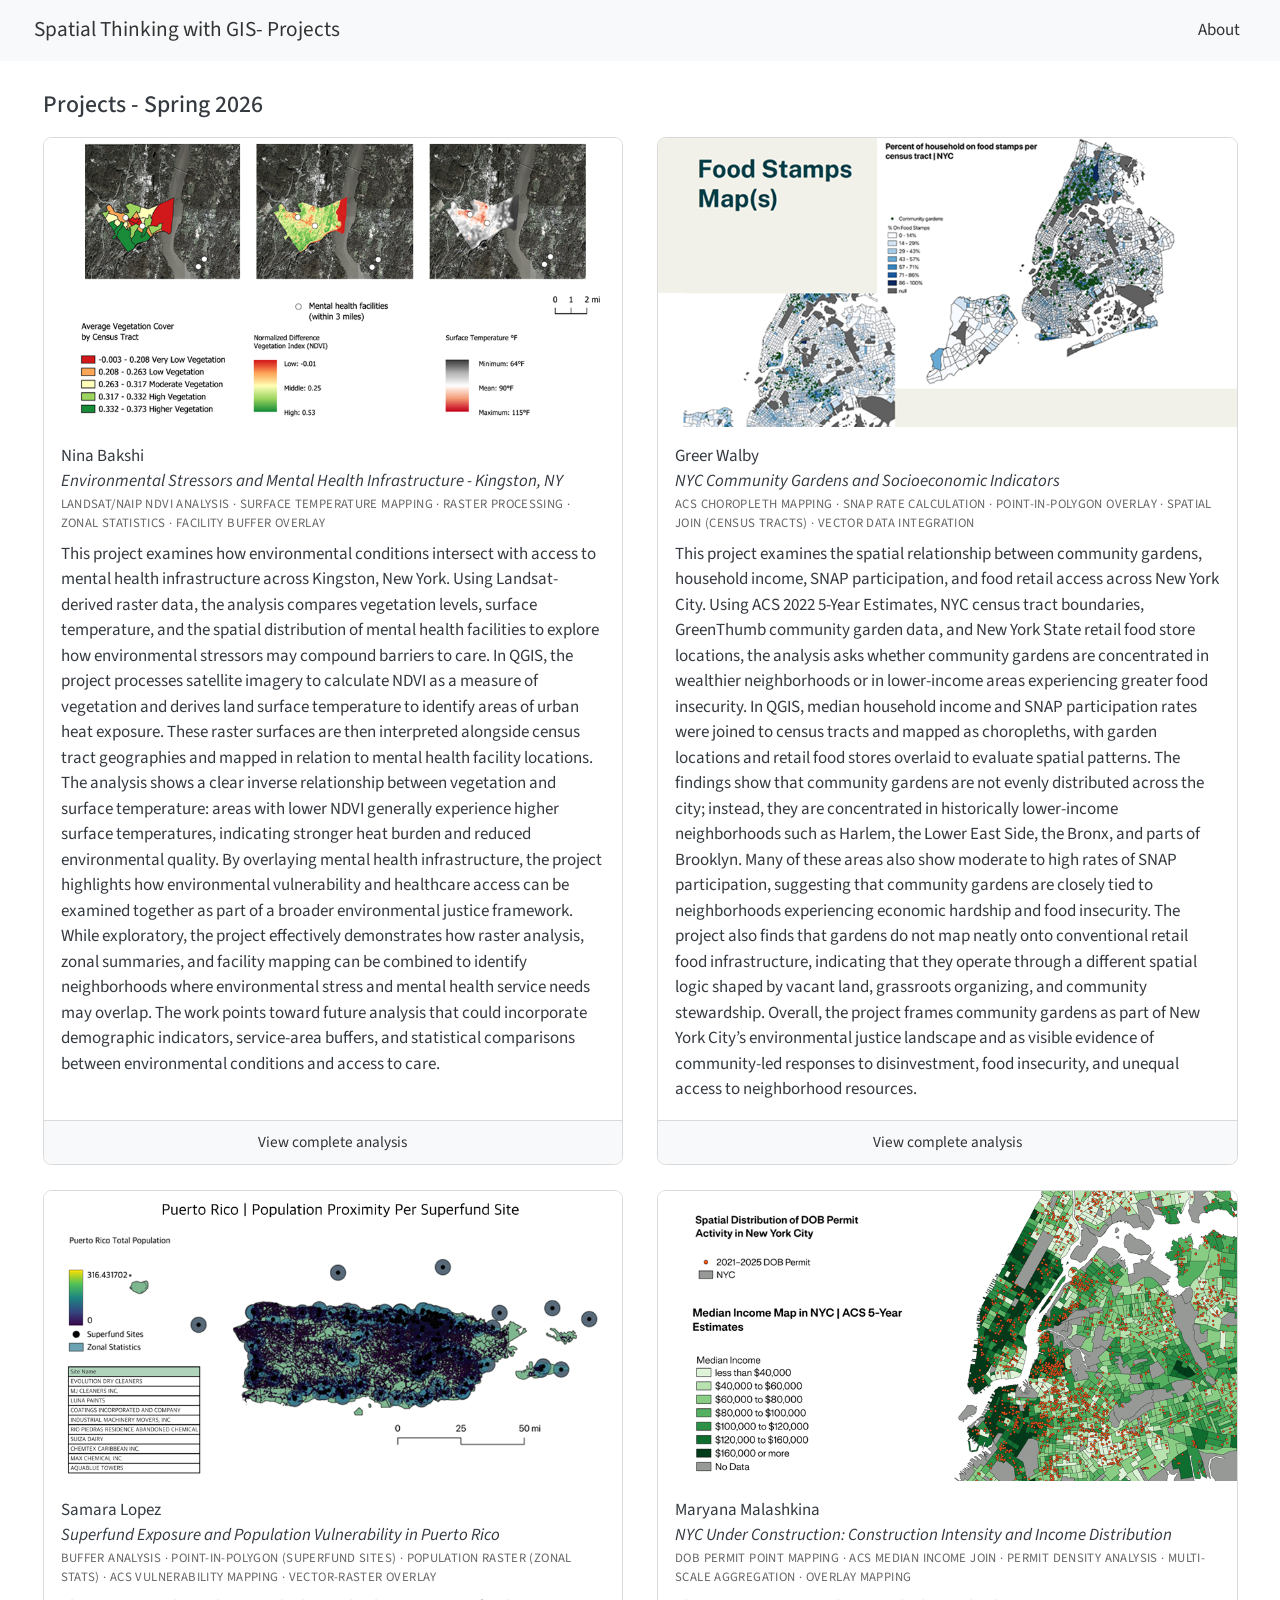
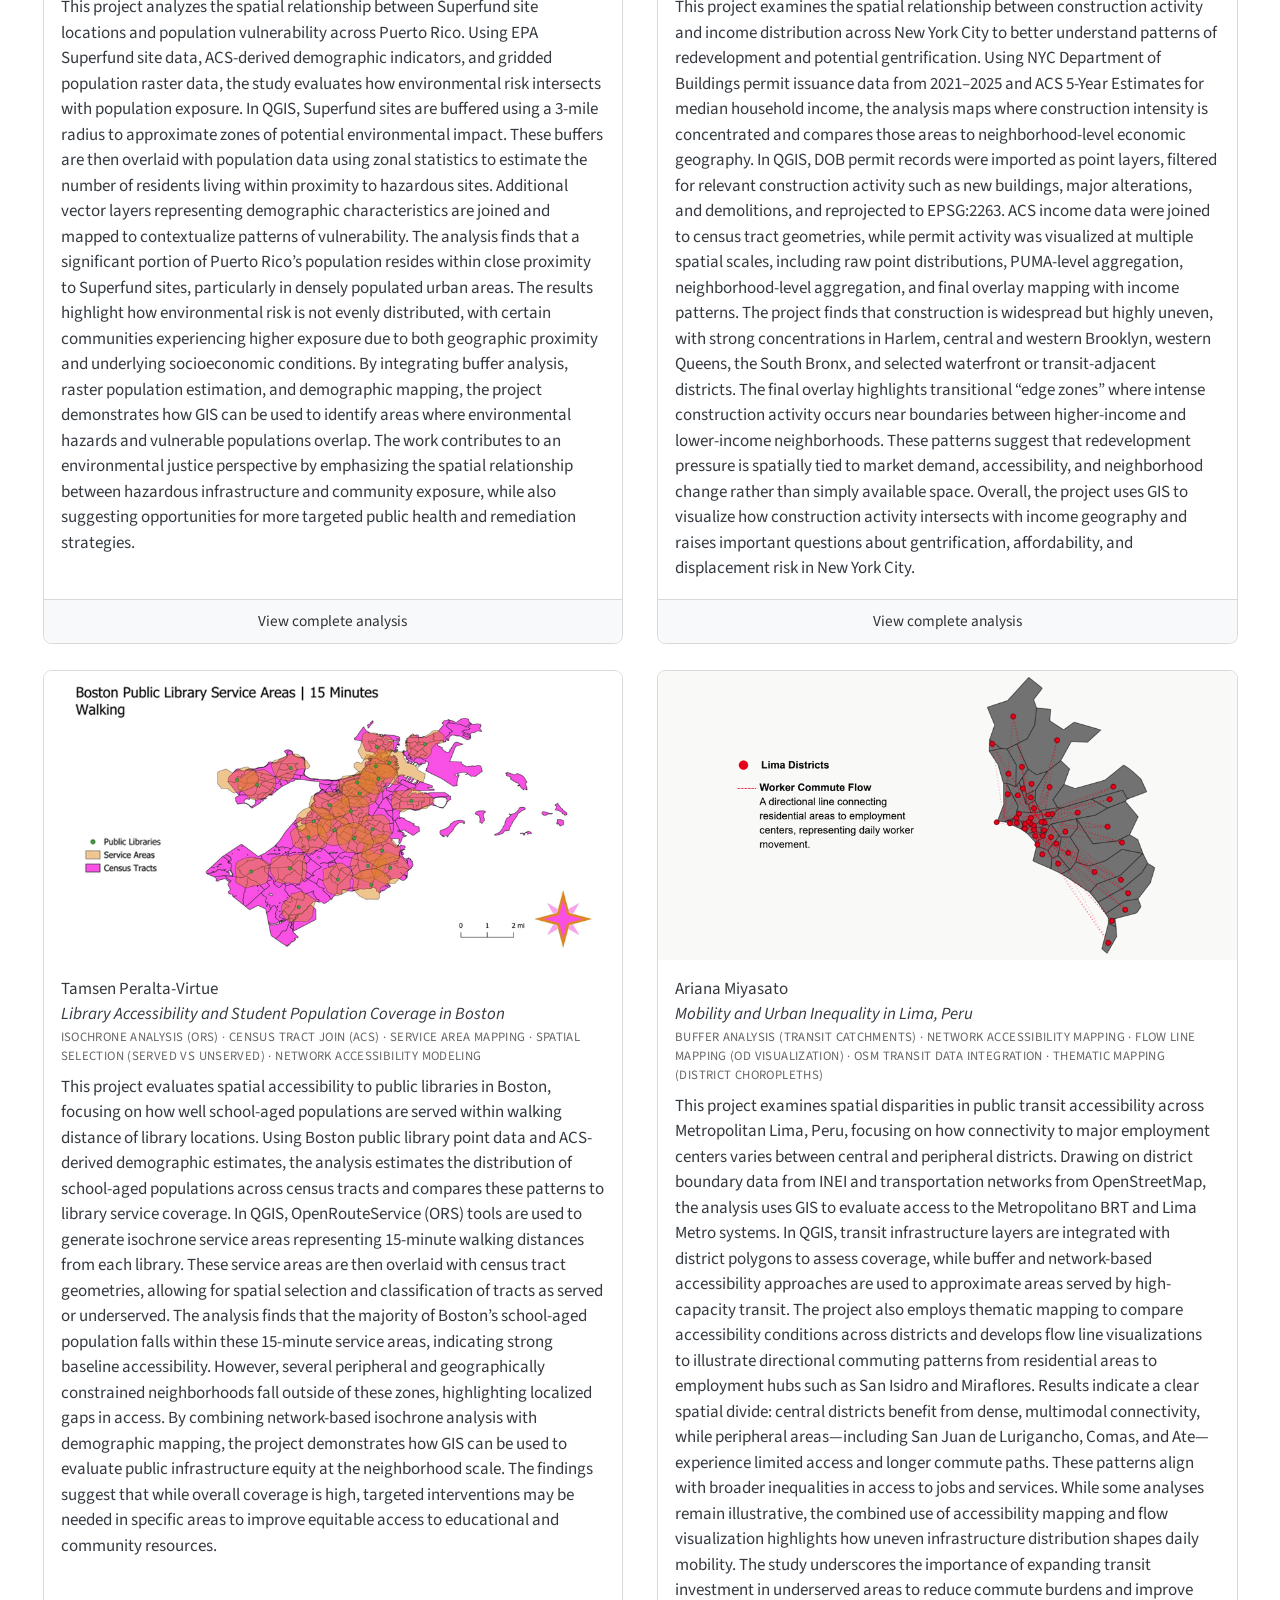
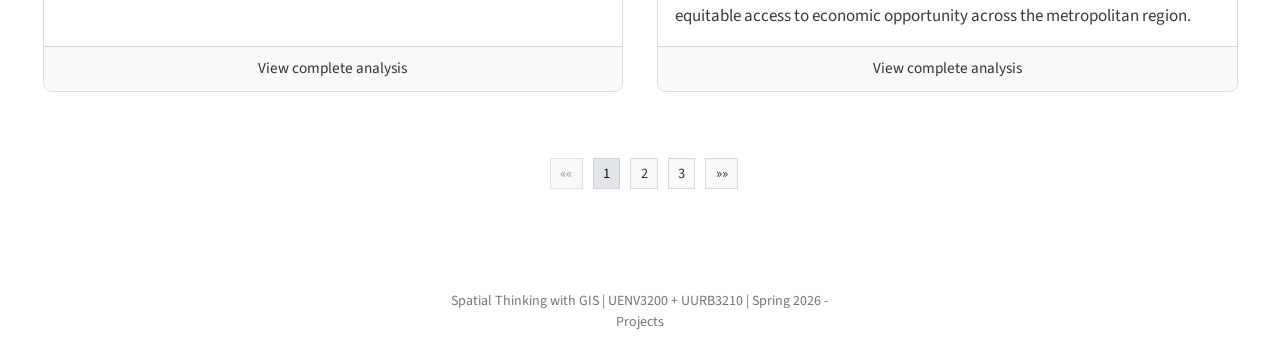
<file: index.html>
<!DOCTYPE html>
<html xmlns="http://www.w3.org/1999/xhtml" lang="en" xml:lang="en"><head>

<meta charset="utf-8">
<meta name="generator" content="quarto-1.8.25">

<meta name="viewport" content="width=device-width, initial-scale=1.0, user-scalable=yes">


<title>Projects - Spring 2026 – Spatial Thinking with GIS - Projects</title>
<style>
code{white-space: pre-wrap;}
span.smallcaps{font-variant: small-caps;}
div.columns{display: flex; gap: min(4vw, 1.5em);}
div.column{flex: auto; overflow-x: auto;}
div.hanging-indent{margin-left: 1.5em; text-indent: -1.5em;}
ul.task-list{list-style: none;}
ul.task-list li input[type="checkbox"] {
  width: 0.8em;
  margin: 0 0.8em 0.2em -1em; /* quarto-specific, see https://github.com/quarto-dev/quarto-cli/issues/4556 */ 
  vertical-align: middle;
}
</style>


<script src="site_libs/quarto-nav/quarto-nav.js"></script>
<script src="site_libs/quarto-nav/headroom.min.js"></script>
<script src="site_libs/clipboard/clipboard.min.js"></script>
<script src="site_libs/quarto-html/quarto.js" type="module"></script>
<script src="site_libs/quarto-html/tabsets/tabsets.js" type="module"></script>
<script src="site_libs/quarto-html/axe/axe-check.js" type="module"></script>
<script src="site_libs/quarto-html/popper.min.js"></script>
<script src="site_libs/quarto-html/tippy.umd.min.js"></script>
<link href="site_libs/quarto-html/tippy.css" rel="stylesheet">
<link href="site_libs/quarto-html/quarto-syntax-highlighting-7b89279ff1a6dce999919e0e67d4d9ec.css" rel="stylesheet" id="quarto-text-highlighting-styles">
<script src="site_libs/bootstrap/bootstrap.min.js"></script>
<link href="site_libs/bootstrap/bootstrap-icons.css" rel="stylesheet">
<link href="site_libs/bootstrap/bootstrap-366e102aa5eaf2e93cb30a6a8b98bb71.min.css" rel="stylesheet" append-hash="true" id="quarto-bootstrap" data-mode="light">
<script id="quarto-search-options" type="application/json">{
  "language": {
    "search-no-results-text": "No results",
    "search-matching-documents-text": "matching documents",
    "search-copy-link-title": "Copy link to search",
    "search-hide-matches-text": "Hide additional matches",
    "search-more-match-text": "more match in this document",
    "search-more-matches-text": "more matches in this document",
    "search-clear-button-title": "Clear",
    "search-text-placeholder": "",
    "search-detached-cancel-button-title": "Cancel",
    "search-submit-button-title": "Submit",
    "search-label": "Search"
  }
}</script>
<style>html{ scroll-behavior: smooth; }</style>


<link rel="stylesheet" href="styles.css">
</head>

<body class="nav-fixed quarto-light">

<div id="quarto-search-results"></div>
  <header id="quarto-header" class="headroom fixed-top">
    <nav class="navbar navbar-expand-lg " data-bs-theme="dark">
      <div class="navbar-container container-fluid">
      <div class="navbar-brand-container mx-auto">
    <a href="./index.html" class="navbar-brand navbar-brand-logo">
    </a>
    <a class="navbar-brand" href="./index.html">
    <span class="navbar-title">Spatial Thinking with GIS- Projects</span>
    </a>
  </div>
          <button class="navbar-toggler" type="button" data-bs-toggle="collapse" data-bs-target="#navbarCollapse" aria-controls="navbarCollapse" role="menu" aria-expanded="false" aria-label="Toggle navigation" onclick="if (window.quartoToggleHeadroom) { window.quartoToggleHeadroom(); }">
  <span class="navbar-toggler-icon"></span>
</button>
          <div class="collapse navbar-collapse" id="navbarCollapse">
            <ul class="navbar-nav navbar-nav-scroll me-auto">
</ul>
            <ul class="navbar-nav navbar-nav-scroll ms-auto">
  <li class="nav-item">
    <a class="nav-link" href="https://courses.newschool.edu/courses/UENV3200/"> 
<span class="menu-text">About</span></a>
  </li>  
</ul>
          </div> <!-- /navcollapse -->
            <div class="quarto-navbar-tools">
</div>
      </div> <!-- /container-fluid -->
    </nav>
</header>
<!-- content -->
<div id="quarto-content" class="quarto-container page-columns page-rows-contents page-layout-full page-navbar">
<!-- sidebar -->
<!-- margin-sidebar -->
    
<!-- main -->
<main class="content column-page" id="quarto-document-content">

<header id="title-block-header" class="quarto-title-block default">
<div class="quarto-title">
<h1 class="title">Projects - Spring 2026</h1>
</div>



<div class="quarto-title-meta column-page">

    
  
    
  </div>
  


</header>


<div class="projects-grid">
  <div class="row">

<div class="col-6">
  <div class="card">
    <img src="img/nb.png" class="card-img-top" alt="Project thumbnail">

<div class="card-body">
  <div class="card-header-text">
    <div class="card-student">Nina Bakshi</div>
    <div class="card-project-title">
      <em>Environmental Stressors and Mental Health Infrastructure - Kingston, NY</em>
    </div>
  </div>

  <!-- Micro-tags -->
  <div class="card-tags">
  Landsat/NAIP NDVI Analysis ·  Surface Temperature Mapping · Raster Processing · Zonal Statistics · Facility Buffer Overlay
  </div>

  <p class="card-text">
  This project examines how environmental conditions intersect with access to mental health infrastructure across Kingston, New York. Using Landsat-derived raster data, the analysis compares vegetation levels, surface temperature, and the spatial distribution of mental health facilities to explore how environmental stressors may compound barriers to care. In QGIS, the project processes satellite imagery to calculate NDVI as a measure of vegetation and derives land surface temperature to identify areas of urban heat exposure. These raster surfaces are then interpreted alongside census tract geographies and mapped in relation to mental health facility locations. The analysis shows a clear inverse relationship between vegetation and surface temperature: areas with lower NDVI generally experience higher surface temperatures, indicating stronger heat burden and reduced environmental quality. By overlaying mental health infrastructure, the project highlights how environmental vulnerability and healthcare access can be examined together as part of a broader environmental justice framework. While exploratory, the project effectively demonstrates how raster analysis, zonal summaries, and facility mapping can be combined to identify neighborhoods where environmental stress and mental health service needs may overlap. The work points toward future analysis that could incorporate demographic indicators, service-area buffers, and statistical comparisons between environmental conditions and access to care.
</p>
</div>

    <!-- Full-width bottom CTA -->
    <a class="card-cta" href="https://drive.google.com/file/d/1OrIIwnuwbPfVyPcsOHv3R78fKBW4mykT/view?usp=sharing" target="_blank" rel="noopener">
      View complete analysis
    </a>
  </div>
</div>

<div class="col-6">
  <div class="card">
    <img src="img/gw.png" class="card-img-top" alt="Project thumbnail">

<div class="card-body">
  <div class="card-header-text">
    <div class="card-student">Greer Walby</div>
    <div class="card-project-title">
      <em>NYC Community Gardens and Socioeconomic Indicators</em>
    </div>
  </div>

  <!-- Micro-tags -->
  <div class="card-tags">
  ACS Choropleth Mapping · SNAP Rate Calculation · Point-in-Polygon Overlay · Spatial Join (Census Tracts) · Vector Data Integration
  </div>

  <p class="card-text">
This project examines the spatial relationship between community gardens, household income, SNAP participation, and food retail access across New York City. Using ACS 2022 5-Year Estimates, NYC census tract boundaries, GreenThumb community garden data, and New York State retail food store locations, the analysis asks whether community gardens are concentrated in wealthier neighborhoods or in lower-income areas experiencing greater food insecurity. In QGIS, median household income and SNAP participation rates were joined to census tracts and mapped as choropleths, with garden locations and retail food stores overlaid to evaluate spatial patterns. The findings show that community gardens are not evenly distributed across the city; instead, they are concentrated in historically lower-income neighborhoods such as Harlem, the Lower East Side, the Bronx, and parts of Brooklyn. Many of these areas also show moderate to high rates of SNAP participation, suggesting that community gardens are closely tied to neighborhoods experiencing economic hardship and food insecurity. The project also finds that gardens do not map neatly onto conventional retail food infrastructure, indicating that they operate through a different spatial logic shaped by vacant land, grassroots organizing, and community stewardship. Overall, the project frames community gardens as part of New York City’s environmental justice landscape and as visible evidence of community-led responses to disinvestment, food insecurity, and unequal access to neighborhood resources.</p>
</div>

    <!-- Full-width bottom CTA -->
    <a class="card-cta" href="https://drive.google.com/file/d/1lMN7T7-JqHtA5rEOde3Vn3LffmpDuigV/view?usp=sharing" target="_blank" rel="noopener">
      View complete analysis
    </a>
  </div>
</div>

<div class="col-6">
  <div class="card">
    <img src="img/sl.png" class="card-img-top" alt="Project thumbnail">

<div class="card-body">
  <div class="card-header-text">
    <div class="card-student">Samara Lopez</div>
    <div class="card-project-title">
      <em>Superfund Exposure and Population Vulnerability in Puerto Rico</em>
    </div>
  </div>

  <!-- Micro-tags -->
  <div class="card-tags">
  Buffer Analysis · Point-in-Polygon (Superfund Sites) · Population Raster (Zonal Stats) · ACS Vulnerability Mapping · Vector-Raster Overlay
  </div>

  <p class="card-text">
This project analyzes the spatial relationship between Superfund site locations and population vulnerability across Puerto Rico. Using EPA Superfund site data, ACS-derived demographic indicators, and gridded population raster data, the study evaluates how environmental risk intersects with population exposure. In QGIS, Superfund sites are buffered using a 3-mile radius to approximate zones of potential environmental impact. These buffers are then overlaid with population data using zonal statistics to estimate the number of residents living within proximity to hazardous sites. Additional vector layers representing demographic characteristics are joined and mapped to contextualize patterns of vulnerability. The analysis finds that a significant portion of Puerto Rico’s population resides within close proximity to Superfund sites, particularly in densely populated urban areas. The results highlight how environmental risk is not evenly distributed, with certain communities experiencing higher exposure due to both geographic proximity and underlying socioeconomic conditions. By integrating buffer analysis, raster population estimation, and demographic mapping, the project demonstrates how GIS can be used to identify areas where environmental hazards and vulnerable populations overlap. The work contributes to an environmental justice perspective by emphasizing the spatial relationship between hazardous infrastructure and community exposure, while also suggesting opportunities for more targeted public health and remediation strategies.</p>
</div>

    <!-- Full-width bottom CTA -->
    <a class="card-cta" href="https://drive.google.com/file/d/15aMCKRytczfFxFR4AYOGQrsfZk4BDf45/view?usp=sharing" target="_blank" rel="noopener">
      View complete analysis
    </a>
  </div>
</div>

<div class="col-6">
  <div class="card">
    <img src="img/mm.png" class="card-img-top" alt="Project thumbnail">

<div class="card-body">
  <div class="card-header-text">
    <div class="card-student">Maryana Malashkina</div>
    <div class="card-project-title">
      <em>NYC Under Construction: Construction Intensity and Income Distribution</em>
    </div>
  </div>

  <!-- Micro-tags -->
  <div class="card-tags">
  DOB Permit Point Mapping · ACS Median Income Join · Permit Density Analysis · Multi-Scale Aggregation · Overlay Mapping
  </div>

  <p class="card-text">
This project examines the spatial relationship between construction activity and income distribution across New York City to better understand patterns of redevelopment and potential gentrification. Using NYC Department of Buildings permit issuance data from 2021–2025 and ACS 5-Year Estimates for median household income, the analysis maps where construction intensity is concentrated and compares those areas to neighborhood-level economic geography. In QGIS, DOB permit records were imported as point layers, filtered for relevant construction activity such as new buildings, major alterations, and demolitions, and reprojected to EPSG:2263. ACS income data were joined to census tract geometries, while permit activity was visualized at multiple spatial scales, including raw point distributions, PUMA-level aggregation, neighborhood-level aggregation, and final overlay mapping with income patterns. The project finds that construction is widespread but highly uneven, with strong concentrations in Harlem, central and western Brooklyn, western Queens, the South Bronx, and selected waterfront or transit-adjacent districts. The final overlay highlights transitional “edge zones” where intense construction activity occurs near boundaries between higher-income and lower-income neighborhoods. These patterns suggest that redevelopment pressure is spatially tied to market demand, accessibility, and neighborhood change rather than simply available space. Overall, the project uses GIS to visualize how construction activity intersects with income geography and raises important questions about gentrification, affordability, and displacement risk in New York City.</p>
</div>

    <!-- Full-width bottom CTA -->
    <a class="card-cta" href="https://drive.google.com/file/d/1MvnmJXqDktXflMERCnA0QEP1LRSQE6Hg/view?usp=sharing" target="_blank" rel="noopener">
      View complete analysis
    </a>
  </div>
</div>

<div class="col-6">
  <div class="card">
    <img src="img/tpv.png" class="card-img-top" alt="Project thumbnail">

<div class="card-body">
  <div class="card-header-text">
    <div class="card-student">Tamsen Peralta-Virtue</div>
    <div class="card-project-title">
      <em>Library Accessibility and Student Population Coverage in Boston</em>
    </div>
  </div>

  <!-- Micro-tags -->
  <div class="card-tags">
  Isochrone Analysis (ORS) · Census Tract Join (ACS) · Service Area Mapping · Spatial Selection (Served vs Unserved) · Network Accessibility Modeling
  </div>

  <p class="card-text">
This project evaluates spatial accessibility to public libraries in Boston, focusing on how well school-aged populations are served within walking distance of library locations. Using Boston public library point data and ACS-derived demographic estimates, the analysis estimates the distribution of school-aged populations across census tracts and compares these patterns to library service coverage. In QGIS, OpenRouteService (ORS) tools are used to generate isochrone service areas representing 15-minute walking distances from each library. These service areas are then overlaid with census tract geometries, allowing for spatial selection and classification of tracts as served or underserved. The analysis finds that the majority of Boston’s school-aged population falls within these 15-minute service areas, indicating strong baseline accessibility. However, several peripheral and geographically constrained neighborhoods fall outside of these zones, highlighting localized gaps in access. By combining network-based isochrone analysis with demographic mapping, the project demonstrates how GIS can be used to evaluate public infrastructure equity at the neighborhood scale. The findings suggest that while overall coverage is high, targeted interventions may be needed in specific areas to improve equitable access to educational and community resources.</p>
</div>

    <!-- Full-width bottom CTA -->
    <a class="card-cta" href="https://drive.google.com/file/d/1PsYKfMko7DcHZpnfA6BkFHIalfPbLS3Z/view?usp=sharing" target="_blank" rel="noopener">
      View complete analysis
    </a>
  </div>
</div>

<div class="col-6">
  <div class="card">
    <img src="img/am.png" class="card-img-top" alt="Project thumbnail">

<div class="card-body">
  <div class="card-header-text">
    <div class="card-student">Ariana Miyasato</div>
    <div class="card-project-title">
      <em>Mobility and Urban Inequality in Lima, Peru</em>
    </div>
  </div>

  <!-- Micro-tags -->
  <div class="card-tags">
  Buffer Analysis (Transit Catchments) · Network Accessibility Mapping · Flow Line Mapping (OD Visualization) · OSM Transit Data Integration · Thematic Mapping (District Choropleths)
  </div>

  <p class="card-text">
This project examines spatial disparities in public transit accessibility across Metropolitan Lima, Peru, focusing on how connectivity to major employment centers varies between central and peripheral districts. Drawing on district boundary data from INEI and transportation networks from OpenStreetMap, the analysis uses GIS to evaluate access to the Metropolitano BRT and Lima Metro systems. In QGIS, transit infrastructure layers are integrated with district polygons to assess coverage, while buffer and network-based accessibility approaches are used to approximate areas served by high-capacity transit. The project also employs thematic mapping to compare accessibility conditions across districts and develops flow line visualizations to illustrate directional commuting patterns from residential areas to employment hubs such as San Isidro and Miraflores. Results indicate a clear spatial divide: central districts benefit from dense, multimodal connectivity, while peripheral areas—including San Juan de Lurigancho, Comas, and Ate—experience limited access and longer commute paths. These patterns align with broader inequalities in access to jobs and services. While some analyses remain illustrative, the combined use of accessibility mapping and flow visualization highlights how uneven infrastructure distribution shapes daily mobility. The study underscores the importance of expanding transit investment in underserved areas to reduce commute burdens and improve equitable access to economic opportunity across the metropolitan region.</p>
</div>

    <!-- Full-width bottom CTA -->
    <a class="card-cta" href="https://drive.google.com/file/d/1dCSnjrK0TkMAfrWlA3X0ChTyGHnHeETP/view?usp=sharing" target="_blank" rel="noopener">
      View complete analysis
    </a>
  </div>
</div>

  </div>
</div>

<div class="pagination-wrap">
  <nav aria-label="Projects pages">
    <ul class="pagination pagination-sm">
      <li class="page-item disabled">
        <span class="page-link">««</span>
      </li>
      <li class="page-item active">
        <span class="page-link">1</span>
      </li>
      <li class="page-item">
        <a class="page-link" href="page2.html">2</a>
      </li>
      <li class="page-item">
        <a class="page-link" href="page3.html">3</a>
      </li>
      <li class="page-item">
        <a class="page-link" href="page2.html">»»</a>
      </li>
    </ul>
  </nav>
</div>





</main> <!-- /main -->
<script id="quarto-html-after-body" type="application/javascript">
  window.document.addEventListener("DOMContentLoaded", function (event) {
    const isCodeAnnotation = (el) => {
      for (const clz of el.classList) {
        if (clz.startsWith('code-annotation-')) {                     
          return true;
        }
      }
      return false;
    }
    const onCopySuccess = function(e) {
      // button target
      const button = e.trigger;
      // don't keep focus
      button.blur();
      // flash "checked"
      button.classList.add('code-copy-button-checked');
      var currentTitle = button.getAttribute("title");
      button.setAttribute("title", "Copied!");
      let tooltip;
      if (window.bootstrap) {
        button.setAttribute("data-bs-toggle", "tooltip");
        button.setAttribute("data-bs-placement", "left");
        button.setAttribute("data-bs-title", "Copied!");
        tooltip = new bootstrap.Tooltip(button, 
          { trigger: "manual", 
            customClass: "code-copy-button-tooltip",
            offset: [0, -8]});
        tooltip.show();    
      }
      setTimeout(function() {
        if (tooltip) {
          tooltip.hide();
          button.removeAttribute("data-bs-title");
          button.removeAttribute("data-bs-toggle");
          button.removeAttribute("data-bs-placement");
        }
        button.setAttribute("title", currentTitle);
        button.classList.remove('code-copy-button-checked');
      }, 1000);
      // clear code selection
      e.clearSelection();
    }
    const getTextToCopy = function(trigger) {
      const outerScaffold = trigger.parentElement.cloneNode(true);
      const codeEl = outerScaffold.querySelector('code');
      for (const childEl of codeEl.children) {
        if (isCodeAnnotation(childEl)) {
          childEl.remove();
        }
      }
      return codeEl.innerText;
    }
    const clipboard = new window.ClipboardJS('.code-copy-button:not([data-in-quarto-modal])', {
      text: getTextToCopy
    });
    clipboard.on('success', onCopySuccess);
    if (window.document.getElementById('quarto-embedded-source-code-modal')) {
      const clipboardModal = new window.ClipboardJS('.code-copy-button[data-in-quarto-modal]', {
        text: getTextToCopy,
        container: window.document.getElementById('quarto-embedded-source-code-modal')
      });
      clipboardModal.on('success', onCopySuccess);
    }
      var localhostRegex = new RegExp(/^(?:http|https):\/\/localhost\:?[0-9]*\//);
      var mailtoRegex = new RegExp(/^mailto:/);
        var filterRegex = new RegExp('/' + window.location.host + '/');
      var isInternal = (href) => {
          return filterRegex.test(href) || localhostRegex.test(href) || mailtoRegex.test(href);
      }
      // Inspect non-navigation links and adorn them if external
     var links = window.document.querySelectorAll('a[href]:not(.nav-link):not(.navbar-brand):not(.toc-action):not(.sidebar-link):not(.sidebar-item-toggle):not(.pagination-link):not(.no-external):not([aria-hidden]):not(.dropdown-item):not(.quarto-navigation-tool):not(.about-link)');
      for (var i=0; i<links.length; i++) {
        const link = links[i];
        if (!isInternal(link.href)) {
          // undo the damage that might have been done by quarto-nav.js in the case of
          // links that we want to consider external
          if (link.dataset.originalHref !== undefined) {
            link.href = link.dataset.originalHref;
          }
        }
      }
    function tippyHover(el, contentFn, onTriggerFn, onUntriggerFn) {
      const config = {
        allowHTML: true,
        maxWidth: 500,
        delay: 100,
        arrow: false,
        appendTo: function(el) {
            return el.parentElement;
        },
        interactive: true,
        interactiveBorder: 10,
        theme: 'quarto',
        placement: 'bottom-start',
      };
      if (contentFn) {
        config.content = contentFn;
      }
      if (onTriggerFn) {
        config.onTrigger = onTriggerFn;
      }
      if (onUntriggerFn) {
        config.onUntrigger = onUntriggerFn;
      }
      window.tippy(el, config); 
    }
    const noterefs = window.document.querySelectorAll('a[role="doc-noteref"]');
    for (var i=0; i<noterefs.length; i++) {
      const ref = noterefs[i];
      tippyHover(ref, function() {
        // use id or data attribute instead here
        let href = ref.getAttribute('data-footnote-href') || ref.getAttribute('href');
        try { href = new URL(href).hash; } catch {}
        const id = href.replace(/^#\/?/, "");
        const note = window.document.getElementById(id);
        if (note) {
          return note.innerHTML;
        } else {
          return "";
        }
      });
    }
    const xrefs = window.document.querySelectorAll('a.quarto-xref');
    const processXRef = (id, note) => {
      // Strip column container classes
      const stripColumnClz = (el) => {
        el.classList.remove("page-full", "page-columns");
        if (el.children) {
          for (const child of el.children) {
            stripColumnClz(child);
          }
        }
      }
      stripColumnClz(note)
      if (id === null || id.startsWith('sec-')) {
        // Special case sections, only their first couple elements
        const container = document.createElement("div");
        if (note.children && note.children.length > 2) {
          container.appendChild(note.children[0].cloneNode(true));
          for (let i = 1; i < note.children.length; i++) {
            const child = note.children[i];
            if (child.tagName === "P" && child.innerText === "") {
              continue;
            } else {
              container.appendChild(child.cloneNode(true));
              break;
            }
          }
          if (window.Quarto?.typesetMath) {
            window.Quarto.typesetMath(container);
          }
          return container.innerHTML
        } else {
          if (window.Quarto?.typesetMath) {
            window.Quarto.typesetMath(note);
          }
          return note.innerHTML;
        }
      } else {
        // Remove any anchor links if they are present
        const anchorLink = note.querySelector('a.anchorjs-link');
        if (anchorLink) {
          anchorLink.remove();
        }
        if (window.Quarto?.typesetMath) {
          window.Quarto.typesetMath(note);
        }
        if (note.classList.contains("callout")) {
          return note.outerHTML;
        } else {
          return note.innerHTML;
        }
      }
    }
    for (var i=0; i<xrefs.length; i++) {
      const xref = xrefs[i];
      tippyHover(xref, undefined, function(instance) {
        instance.disable();
        let url = xref.getAttribute('href');
        let hash = undefined; 
        if (url.startsWith('#')) {
          hash = url;
        } else {
          try { hash = new URL(url).hash; } catch {}
        }
        if (hash) {
          const id = hash.replace(/^#\/?/, "");
          const note = window.document.getElementById(id);
          if (note !== null) {
            try {
              const html = processXRef(id, note.cloneNode(true));
              instance.setContent(html);
            } finally {
              instance.enable();
              instance.show();
            }
          } else {
            // See if we can fetch this
            fetch(url.split('#')[0])
            .then(res => res.text())
            .then(html => {
              const parser = new DOMParser();
              const htmlDoc = parser.parseFromString(html, "text/html");
              const note = htmlDoc.getElementById(id);
              if (note !== null) {
                const html = processXRef(id, note);
                instance.setContent(html);
              } 
            }).finally(() => {
              instance.enable();
              instance.show();
            });
          }
        } else {
          // See if we can fetch a full url (with no hash to target)
          // This is a special case and we should probably do some content thinning / targeting
          fetch(url)
          .then(res => res.text())
          .then(html => {
            const parser = new DOMParser();
            const htmlDoc = parser.parseFromString(html, "text/html");
            const note = htmlDoc.querySelector('main.content');
            if (note !== null) {
              // This should only happen for chapter cross references
              // (since there is no id in the URL)
              // remove the first header
              if (note.children.length > 0 && note.children[0].tagName === "HEADER") {
                note.children[0].remove();
              }
              const html = processXRef(null, note);
              instance.setContent(html);
            } 
          }).finally(() => {
            instance.enable();
            instance.show();
          });
        }
      }, function(instance) {
      });
    }
        let selectedAnnoteEl;
        const selectorForAnnotation = ( cell, annotation) => {
          let cellAttr = 'data-code-cell="' + cell + '"';
          let lineAttr = 'data-code-annotation="' +  annotation + '"';
          const selector = 'span[' + cellAttr + '][' + lineAttr + ']';
          return selector;
        }
        const selectCodeLines = (annoteEl) => {
          const doc = window.document;
          const targetCell = annoteEl.getAttribute("data-target-cell");
          const targetAnnotation = annoteEl.getAttribute("data-target-annotation");
          const annoteSpan = window.document.querySelector(selectorForAnnotation(targetCell, targetAnnotation));
          const lines = annoteSpan.getAttribute("data-code-lines").split(",");
          const lineIds = lines.map((line) => {
            return targetCell + "-" + line;
          })
          let top = null;
          let height = null;
          let parent = null;
          if (lineIds.length > 0) {
              //compute the position of the single el (top and bottom and make a div)
              const el = window.document.getElementById(lineIds[0]);
              top = el.offsetTop;
              height = el.offsetHeight;
              parent = el.parentElement.parentElement;
            if (lineIds.length > 1) {
              const lastEl = window.document.getElementById(lineIds[lineIds.length - 1]);
              const bottom = lastEl.offsetTop + lastEl.offsetHeight;
              height = bottom - top;
            }
            if (top !== null && height !== null && parent !== null) {
              // cook up a div (if necessary) and position it 
              let div = window.document.getElementById("code-annotation-line-highlight");
              if (div === null) {
                div = window.document.createElement("div");
                div.setAttribute("id", "code-annotation-line-highlight");
                div.style.position = 'absolute';
                parent.appendChild(div);
              }
              div.style.top = top - 2 + "px";
              div.style.height = height + 4 + "px";
              div.style.left = 0;
              let gutterDiv = window.document.getElementById("code-annotation-line-highlight-gutter");
              if (gutterDiv === null) {
                gutterDiv = window.document.createElement("div");
                gutterDiv.setAttribute("id", "code-annotation-line-highlight-gutter");
                gutterDiv.style.position = 'absolute';
                const codeCell = window.document.getElementById(targetCell);
                const gutter = codeCell.querySelector('.code-annotation-gutter');
                gutter.appendChild(gutterDiv);
              }
              gutterDiv.style.top = top - 2 + "px";
              gutterDiv.style.height = height + 4 + "px";
            }
            selectedAnnoteEl = annoteEl;
          }
        };
        const unselectCodeLines = () => {
          const elementsIds = ["code-annotation-line-highlight", "code-annotation-line-highlight-gutter"];
          elementsIds.forEach((elId) => {
            const div = window.document.getElementById(elId);
            if (div) {
              div.remove();
            }
          });
          selectedAnnoteEl = undefined;
        };
          // Handle positioning of the toggle
      window.addEventListener(
        "resize",
        throttle(() => {
          elRect = undefined;
          if (selectedAnnoteEl) {
            selectCodeLines(selectedAnnoteEl);
          }
        }, 10)
      );
      function throttle(fn, ms) {
      let throttle = false;
      let timer;
        return (...args) => {
          if(!throttle) { // first call gets through
              fn.apply(this, args);
              throttle = true;
          } else { // all the others get throttled
              if(timer) clearTimeout(timer); // cancel #2
              timer = setTimeout(() => {
                fn.apply(this, args);
                timer = throttle = false;
              }, ms);
          }
        };
      }
        // Attach click handler to the DT
        const annoteDls = window.document.querySelectorAll('dt[data-target-cell]');
        for (const annoteDlNode of annoteDls) {
          annoteDlNode.addEventListener('click', (event) => {
            const clickedEl = event.target;
            if (clickedEl !== selectedAnnoteEl) {
              unselectCodeLines();
              const activeEl = window.document.querySelector('dt[data-target-cell].code-annotation-active');
              if (activeEl) {
                activeEl.classList.remove('code-annotation-active');
              }
              selectCodeLines(clickedEl);
              clickedEl.classList.add('code-annotation-active');
            } else {
              // Unselect the line
              unselectCodeLines();
              clickedEl.classList.remove('code-annotation-active');
            }
          });
        }
    const findCites = (el) => {
      const parentEl = el.parentElement;
      if (parentEl) {
        const cites = parentEl.dataset.cites;
        if (cites) {
          return {
            el,
            cites: cites.split(' ')
          };
        } else {
          return findCites(el.parentElement)
        }
      } else {
        return undefined;
      }
    };
    var bibliorefs = window.document.querySelectorAll('a[role="doc-biblioref"]');
    for (var i=0; i<bibliorefs.length; i++) {
      const ref = bibliorefs[i];
      const citeInfo = findCites(ref);
      if (citeInfo) {
        tippyHover(citeInfo.el, function() {
          var popup = window.document.createElement('div');
          citeInfo.cites.forEach(function(cite) {
            var citeDiv = window.document.createElement('div');
            citeDiv.classList.add('hanging-indent');
            citeDiv.classList.add('csl-entry');
            var biblioDiv = window.document.getElementById('ref-' + cite);
            if (biblioDiv) {
              citeDiv.innerHTML = biblioDiv.innerHTML;
            }
            popup.appendChild(citeDiv);
          });
          return popup.innerHTML;
        });
      }
    }
  });
  </script>
</div> <!-- /content -->
<footer class="footer">
  <div class="nav-footer">
    <div class="nav-footer-left">
      &nbsp;
    </div>   
    <div class="nav-footer-center">
<p>Spatial Thinking with GIS | UENV3200 + UURB3210 | Spring 2026 - Projects</p>
</div>
    <div class="nav-footer-right">
      &nbsp;
    </div>
  </div>
</footer>




<script src="site_libs/quarto-html/zenscroll-min.js"></script>
</body></html>
</file>
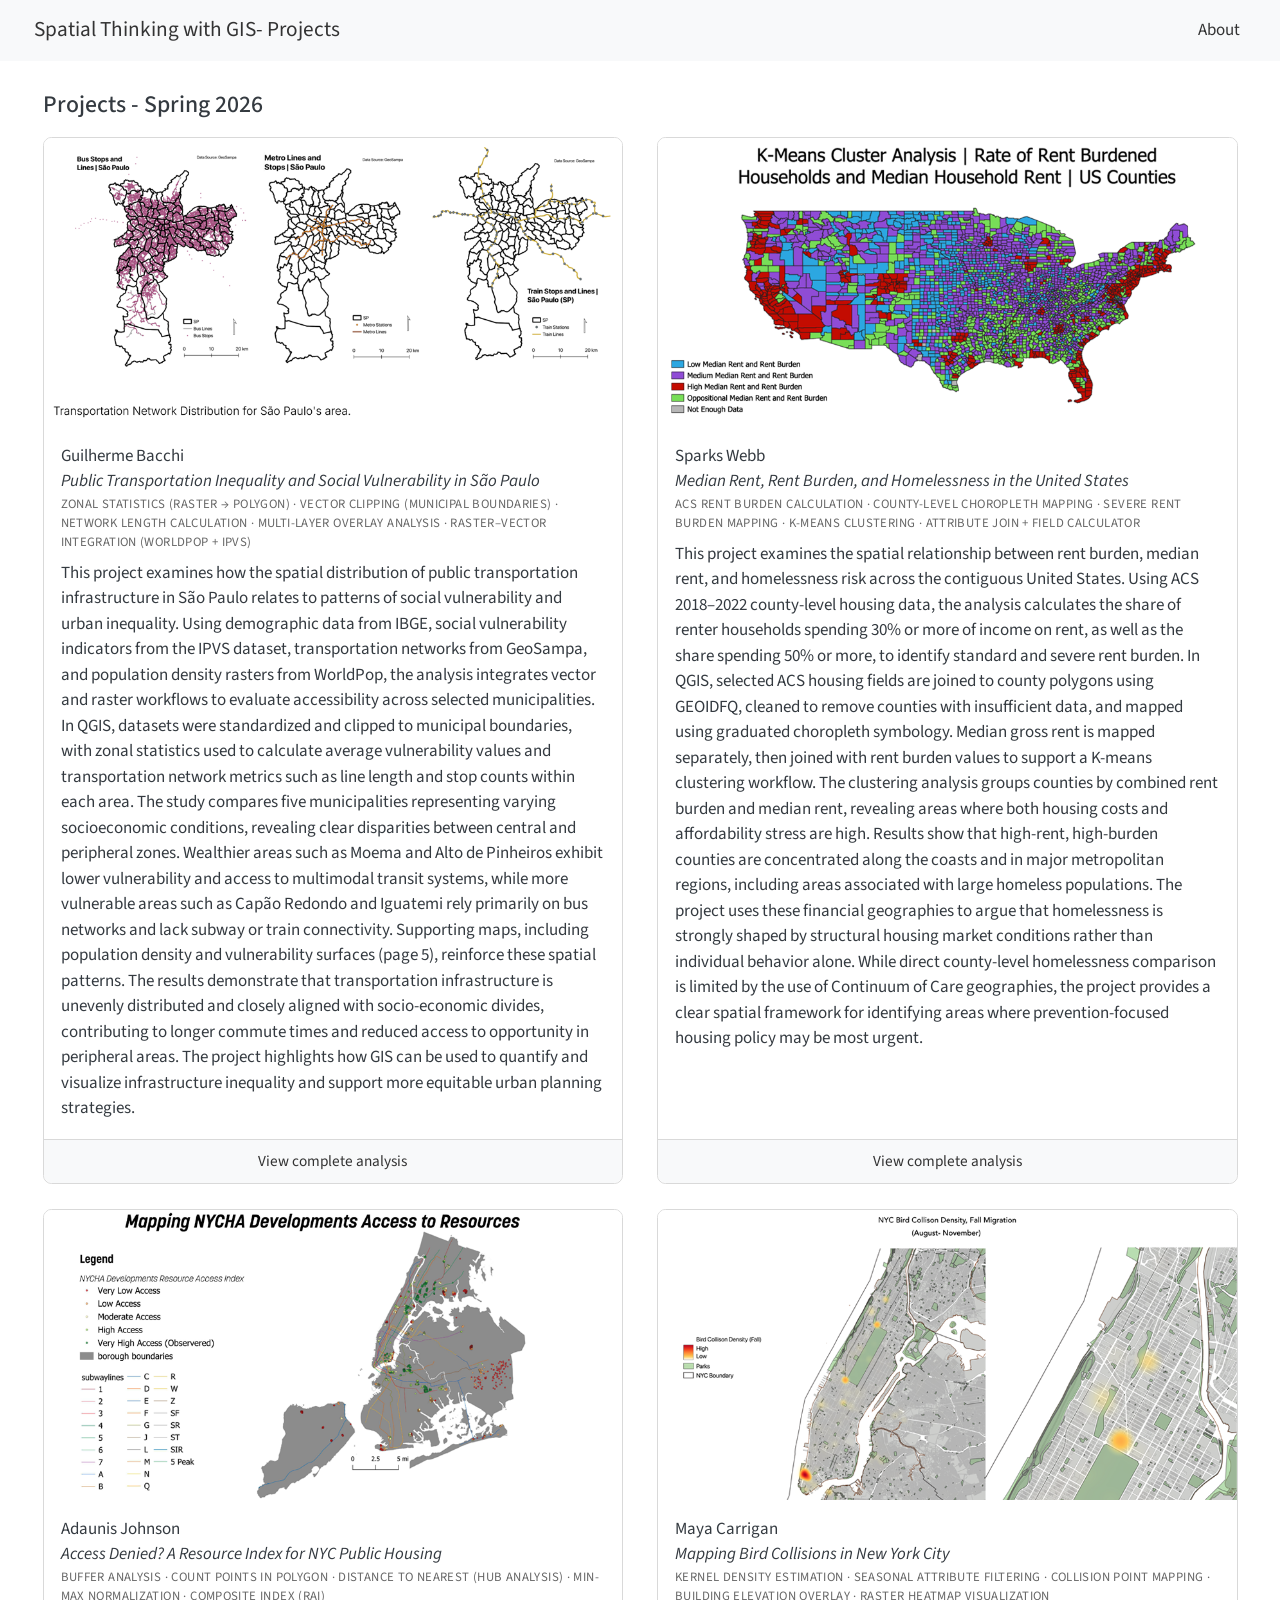
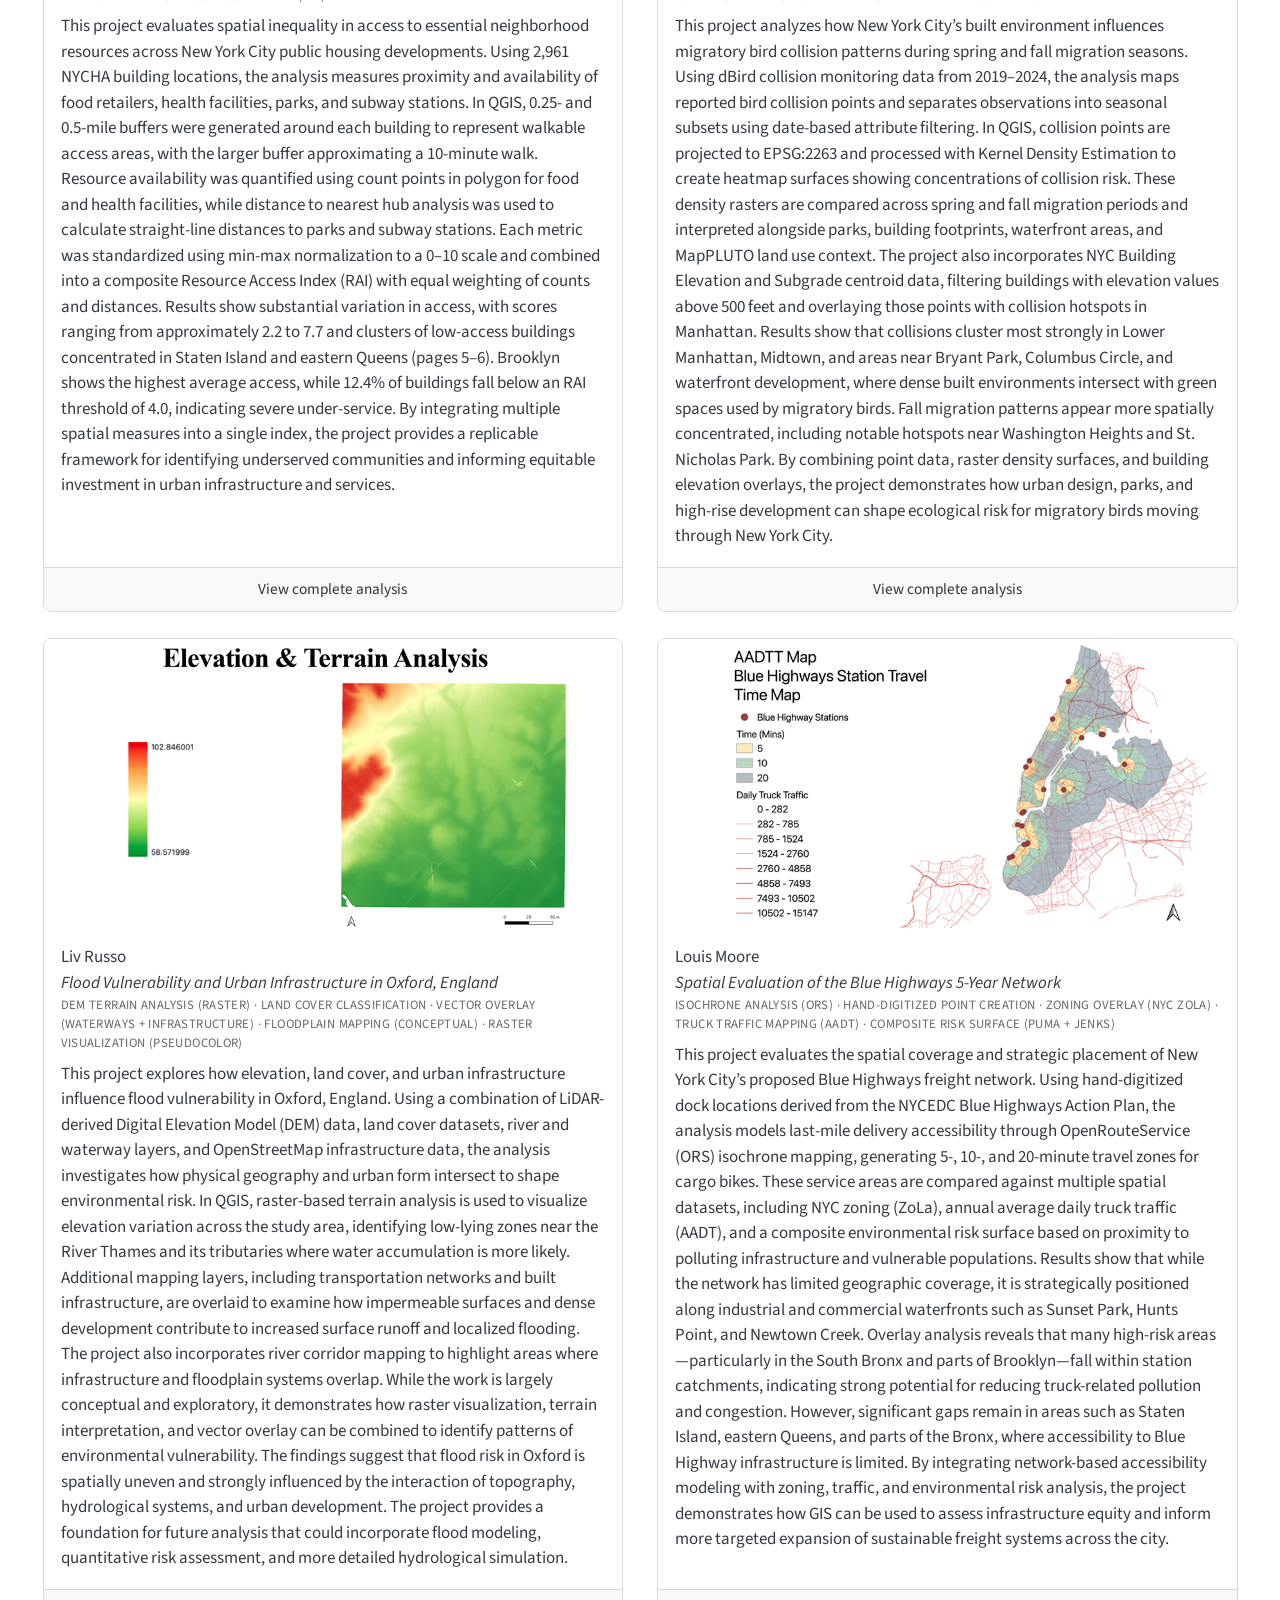
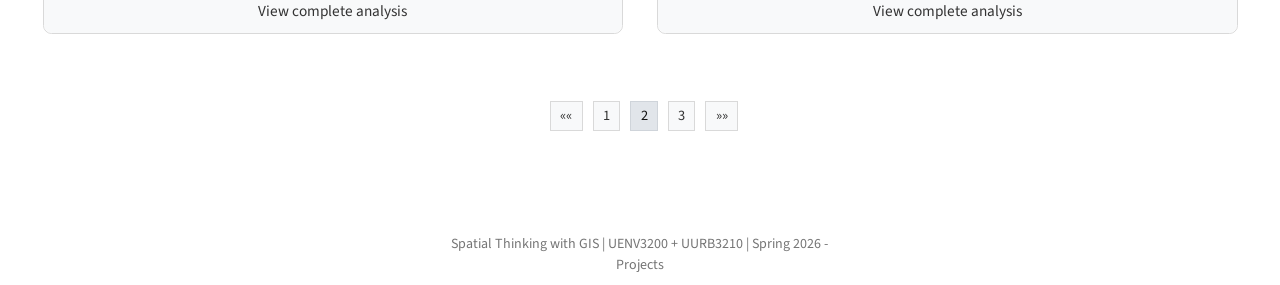
<file: page2.html>
<!DOCTYPE html>
<html xmlns="http://www.w3.org/1999/xhtml" lang="en" xml:lang="en"><head>

<meta charset="utf-8">
<meta name="generator" content="quarto-1.8.25">

<meta name="viewport" content="width=device-width, initial-scale=1.0, user-scalable=yes">


<title>Projects - Spring 2026 – Spatial Thinking with GIS - Projects</title>
<style>
code{white-space: pre-wrap;}
span.smallcaps{font-variant: small-caps;}
div.columns{display: flex; gap: min(4vw, 1.5em);}
div.column{flex: auto; overflow-x: auto;}
div.hanging-indent{margin-left: 1.5em; text-indent: -1.5em;}
ul.task-list{list-style: none;}
ul.task-list li input[type="checkbox"] {
  width: 0.8em;
  margin: 0 0.8em 0.2em -1em; /* quarto-specific, see https://github.com/quarto-dev/quarto-cli/issues/4556 */ 
  vertical-align: middle;
}
</style>


<script src="site_libs/quarto-nav/quarto-nav.js"></script>
<script src="site_libs/quarto-nav/headroom.min.js"></script>
<script src="site_libs/clipboard/clipboard.min.js"></script>
<script src="site_libs/quarto-html/quarto.js" type="module"></script>
<script src="site_libs/quarto-html/tabsets/tabsets.js" type="module"></script>
<script src="site_libs/quarto-html/axe/axe-check.js" type="module"></script>
<script src="site_libs/quarto-html/popper.min.js"></script>
<script src="site_libs/quarto-html/tippy.umd.min.js"></script>
<link href="site_libs/quarto-html/tippy.css" rel="stylesheet">
<link href="site_libs/quarto-html/quarto-syntax-highlighting-7b89279ff1a6dce999919e0e67d4d9ec.css" rel="stylesheet" id="quarto-text-highlighting-styles">
<script src="site_libs/bootstrap/bootstrap.min.js"></script>
<link href="site_libs/bootstrap/bootstrap-icons.css" rel="stylesheet">
<link href="site_libs/bootstrap/bootstrap-366e102aa5eaf2e93cb30a6a8b98bb71.min.css" rel="stylesheet" append-hash="true" id="quarto-bootstrap" data-mode="light">
<script id="quarto-search-options" type="application/json">{
  "language": {
    "search-no-results-text": "No results",
    "search-matching-documents-text": "matching documents",
    "search-copy-link-title": "Copy link to search",
    "search-hide-matches-text": "Hide additional matches",
    "search-more-match-text": "more match in this document",
    "search-more-matches-text": "more matches in this document",
    "search-clear-button-title": "Clear",
    "search-text-placeholder": "",
    "search-detached-cancel-button-title": "Cancel",
    "search-submit-button-title": "Submit",
    "search-label": "Search"
  }
}</script>
<style>html{ scroll-behavior: smooth; }</style>


<link rel="stylesheet" href="styles.css">
</head>

<body class="nav-fixed quarto-light">

<div id="quarto-search-results"></div>
  <header id="quarto-header" class="headroom fixed-top">
    <nav class="navbar navbar-expand-lg " data-bs-theme="dark">
      <div class="navbar-container container-fluid">
      <div class="navbar-brand-container mx-auto">
    <a href="./index.html" class="navbar-brand navbar-brand-logo">
    </a>
    <a class="navbar-brand" href="./index.html">
    <span class="navbar-title">Spatial Thinking with GIS- Projects</span>
    </a>
  </div>
          <button class="navbar-toggler" type="button" data-bs-toggle="collapse" data-bs-target="#navbarCollapse" aria-controls="navbarCollapse" role="menu" aria-expanded="false" aria-label="Toggle navigation" onclick="if (window.quartoToggleHeadroom) { window.quartoToggleHeadroom(); }">
  <span class="navbar-toggler-icon"></span>
</button>
          <div class="collapse navbar-collapse" id="navbarCollapse">
            <ul class="navbar-nav navbar-nav-scroll me-auto">
</ul>
            <ul class="navbar-nav navbar-nav-scroll ms-auto">
  <li class="nav-item">
    <a class="nav-link" href="https://courses.newschool.edu/courses/UENV3200/"> 
<span class="menu-text">About</span></a>
  </li>  
</ul>
          </div> <!-- /navcollapse -->
            <div class="quarto-navbar-tools">
</div>
      </div> <!-- /container-fluid -->
    </nav>
</header>
<!-- content -->
<div id="quarto-content" class="quarto-container page-columns page-rows-contents page-layout-full page-navbar">
<!-- sidebar -->
<!-- margin-sidebar -->
    
<!-- main -->
<main class="content column-page" id="quarto-document-content">

<header id="title-block-header" class="quarto-title-block default">
<div class="quarto-title">
<h1 class="title">Projects - Spring 2026</h1>
</div>



<div class="quarto-title-meta column-page">

    
  
    
  </div>
  


</header>


<div class="projects-grid">
  <div class="row">

<div class="col-6">
  <div class="card">
    <img src="img/gb.png" class="card-img-top" alt="Project thumbnail">

<div class="card-body">
  <div class="card-header-text">
    <div class="card-student">Guilherme Bacchi</div>
    <div class="card-project-title">
      <em>Public Transportation Inequality and Social Vulnerability in São Paulo</em>
    </div>
  </div>

  <!-- Micro-tags -->
  <div class="card-tags">
  Zonal Statistics (Raster → Polygon) · Vector Clipping (Municipal Boundaries) · Network Length Calculation · Multi-Layer Overlay Analysis · Raster–Vector Integration (WorldPop + IPVS)
  </div>

  <p class="card-text">
This project examines how the spatial distribution of public transportation infrastructure in São Paulo relates to patterns of social vulnerability and urban inequality. Using demographic data from IBGE, social vulnerability indicators from the IPVS dataset, transportation networks from GeoSampa, and population density rasters from WorldPop, the analysis integrates vector and raster workflows to evaluate accessibility across selected municipalities. In QGIS, datasets were standardized and clipped to municipal boundaries, with zonal statistics used to calculate average vulnerability values and transportation network metrics such as line length and stop counts within each area. The study compares five municipalities representing varying socioeconomic conditions, revealing clear disparities between central and peripheral zones. Wealthier areas such as Moema and Alto de Pinheiros exhibit lower vulnerability and access to multimodal transit systems, while more vulnerable areas such as Capão Redondo and Iguatemi rely primarily on bus networks and lack subway or train connectivity. Supporting maps, including population density and vulnerability surfaces (page 5), reinforce these spatial patterns. The results demonstrate that transportation infrastructure is unevenly distributed and closely aligned with socio-economic divides, contributing to longer commute times and reduced access to opportunity in peripheral areas. The project highlights how GIS can be used to quantify and visualize infrastructure inequality and support more equitable urban planning strategies.</p>
</div>

    <!-- Full-width bottom CTA -->
    <a class="card-cta" href="https://drive.google.com/file/d/1hZSp9ftvEpXgN5D1W9FCE8XwsYGk-noY/view?usp=sharing" target="_blank" rel="noopener">
      View complete analysis
    </a>
  </div>
</div>

<div class="col-6">
  <div class="card">
    <img src="img/sw.png" class="card-img-top" alt="Project thumbnail">

<div class="card-body">
  <div class="card-header-text">
    <div class="card-student">Sparks Webb</div>
    <div class="card-project-title">
      <em>Median Rent, Rent Burden, and Homelessness in the United States</em>
    </div>
  </div>

  <!-- Micro-tags -->
  <div class="card-tags">
  ACS Rent Burden Calculation · County-Level Choropleth Mapping · Severe Rent Burden Mapping · K-Means Clustering · Attribute Join + Field Calculator
  </div>

  <p class="card-text">
This project examines the spatial relationship between rent burden, median rent, and homelessness risk across the contiguous United States. Using ACS 2018–2022 county-level housing data, the analysis calculates the share of renter households spending 30% or more of income on rent, as well as the share spending 50% or more, to identify standard and severe rent burden. In QGIS, selected ACS housing fields are joined to county polygons using GEOIDFQ, cleaned to remove counties with insufficient data, and mapped using graduated choropleth symbology. Median gross rent is mapped separately, then joined with rent burden values to support a K-means clustering workflow. The clustering analysis groups counties by combined rent burden and median rent, revealing areas where both housing costs and affordability stress are high. Results show that high-rent, high-burden counties are concentrated along the coasts and in major metropolitan regions, including areas associated with large homeless populations. The project uses these financial geographies to argue that homelessness is strongly shaped by structural housing market conditions rather than individual behavior alone. While direct county-level homelessness comparison is limited by the use of Continuum of Care geographies, the project provides a clear spatial framework for identifying areas where prevention-focused housing policy may be most urgent.
</p>
</div>

    <!-- Full-width bottom CTA -->
    <a class="card-cta" href="https://drive.google.com/file/d/1hTEnwPAatvmi-bQ0a0m3TIieJAUnZTRT/view?usp=sharing" target="_blank" rel="noopener">
      View complete analysis
    </a>
  </div>
</div>

<div class="col-6">
  <div class="card">
    <img src="img/aj.png" class="card-img-top" alt="Project thumbnail">

<div class="card-body">
  <div class="card-header-text">
    <div class="card-student">Adaunis Johnson</div>
    <div class="card-project-title">
      <em>Access Denied? A Resource Index for NYC Public Housing</em>
    </div>
  </div>

  <!-- Micro-tags -->
  <div class="card-tags">
  Buffer Analysis ·  Count Points in Polygon · Distance to Nearest (Hub Analysis) · Min-Max Normalization · Composite Index (RAI)
  </div>

  <p class="card-text">
This project evaluates spatial inequality in access to essential neighborhood resources across New York City public housing developments. Using 2,961 NYCHA building locations, the analysis measures proximity and availability of food retailers, health facilities, parks, and subway stations. In QGIS, 0.25- and 0.5-mile buffers were generated around each building to represent walkable access areas, with the larger buffer approximating a 10-minute walk. Resource availability was quantified using count points in polygon for food and health facilities, while distance to nearest hub analysis was used to calculate straight-line distances to parks and subway stations. Each metric was standardized using min-max normalization to a 0–10 scale and combined into a composite Resource Access Index (RAI) with equal weighting of counts and distances. Results show substantial variation in access, with scores ranging from approximately 2.2 to 7.7 and clusters of low-access buildings concentrated in Staten Island and eastern Queens (pages 5–6). Brooklyn shows the highest average access, while 12.4% of buildings fall below an RAI threshold of 4.0, indicating severe under-service. By integrating multiple spatial measures into a single index, the project provides a replicable framework for identifying underserved communities and informing equitable investment in urban infrastructure and services.</p>
</div>

    <!-- Full-width bottom CTA -->
    <a class="card-cta" href="https://drive.google.com/file/d/1D7kZxqBLHtppor2F66ca1YRvLMwlgYfT/view?usp=sharing" target="_blank" rel="noopener">
      View complete analysis
    </a>
  </div>
</div>

<div class="col-6">
  <div class="card">
    <img src="img/mc.png" class="card-img-top" alt="Project thumbnail">

<div class="card-body">
  <div class="card-header-text">
    <div class="card-student">Maya Carrigan</div>
    <div class="card-project-title">
      <em>Mapping Bird Collisions in New York City</em>
    </div>
  </div>

  <!-- Micro-tags -->
  <div class="card-tags">
  Kernel Density Estimation · Seasonal Attribute Filtering · Collision Point Mapping · Building Elevation Overlay · Raster Heatmap Visualization
  </div>

  <p class="card-text">
This project analyzes how New York City’s built environment influences migratory bird collision patterns during spring and fall migration seasons. Using dBird collision monitoring data from 2019–2024, the analysis maps reported bird collision points and separates observations into seasonal subsets using date-based attribute filtering. In QGIS, collision points are projected to EPSG:2263 and processed with Kernel Density Estimation to create heatmap surfaces showing concentrations of collision risk. These density rasters are compared across spring and fall migration periods and interpreted alongside parks, building footprints, waterfront areas, and MapPLUTO land use context. The project also incorporates NYC Building Elevation and Subgrade centroid data, filtering buildings with elevation values above 500 feet and overlaying those points with collision hotspots in Manhattan. Results show that collisions cluster most strongly in Lower Manhattan, Midtown, and areas near Bryant Park, Columbus Circle, and waterfront development, where dense built environments intersect with green spaces used by migratory birds. Fall migration patterns appear more spatially concentrated, including notable hotspots near Washington Heights and St. Nicholas Park. By combining point data, raster density surfaces, and building elevation overlays, the project demonstrates how urban design, parks, and high-rise development can shape ecological risk for migratory birds moving through New York City.</p>
</div>

    <!-- Full-width bottom CTA -->
    <a class="card-cta" href="https://drive.google.com/file/d/1BjPAUaNSoK1j_PmEByw5oX7HuAriW29F/view?usp=sharing" target="_blank" rel="noopener">
      View complete analysis
    </a>
  </div>
</div>

<div class="col-6">
  <div class="card">
    <img src="img/lv.png" class="card-img-top" alt="Project thumbnail">

<div class="card-body">
  <div class="card-header-text">
    <div class="card-student">Liv Russo</div>
    <div class="card-project-title">
      <em>Flood Vulnerability and Urban Infrastructure in Oxford, England</em>
    </div>
  </div>

  <!-- Micro-tags -->
  <div class="card-tags">
  DEM Terrain Analysis (Raster) · Land Cover Classification · Vector Overlay (Waterways + Infrastructure) · Floodplain Mapping (Conceptual) · Raster Visualization (Pseudocolor)
  </div>

  <p class="card-text">
This project explores how elevation, land cover, and urban infrastructure influence flood vulnerability in Oxford, England. Using a combination of LiDAR-derived Digital Elevation Model (DEM) data, land cover datasets, river and waterway layers, and OpenStreetMap infrastructure data, the analysis investigates how physical geography and urban form intersect to shape environmental risk. In QGIS, raster-based terrain analysis is used to visualize elevation variation across the study area, identifying low-lying zones near the River Thames and its tributaries where water accumulation is more likely. Additional mapping layers, including transportation networks and built infrastructure, are overlaid to examine how impermeable surfaces and dense development contribute to increased surface runoff and localized flooding. The project also incorporates river corridor mapping to highlight areas where infrastructure and floodplain systems overlap. While the work is largely conceptual and exploratory, it demonstrates how raster visualization, terrain interpretation, and vector overlay can be combined to identify patterns of environmental vulnerability. The findings suggest that flood risk in Oxford is spatially uneven and strongly influenced by the interaction of topography, hydrological systems, and urban development. The project provides a foundation for future analysis that could incorporate flood modeling, quantitative risk assessment, and more detailed hydrological simulation.
</p>
</div>

    <!-- Full-width bottom CTA -->
    <a class="card-cta" href="https://drive.google.com/file/d/1YCUgnZ7232IZG0mYijXEJHpd8SXy1Nxd/view?usp=sharing" target="_blank" rel="noopener">
      View complete analysis
    </a>
  </div>
</div>

<div class="col-6">
  <div class="card">
    <img src="img/lm.png" class="card-img-top" alt="Project thumbnail">

<div class="card-body">
  <div class="card-header-text">
    <div class="card-student">Louis Moore</div>
    <div class="card-project-title">
      <em>Spatial Evaluation of the Blue Highways 5-Year Network</em>
    </div>
  </div>

  <!-- Micro-tags -->
  <div class="card-tags">
  Isochrone Analysis (ORS) · Hand-Digitized Point Creation · Zoning Overlay (NYC ZoLa) · Truck Traffic Mapping (AADT) · Composite Risk Surface (PUMA + Jenks)
  </div>

  <p class="card-text">
This project evaluates the spatial coverage and strategic placement of New York City’s proposed Blue Highways freight network. Using hand-digitized dock locations derived from the NYCEDC Blue Highways Action Plan, the analysis models last-mile delivery accessibility through OpenRouteService (ORS) isochrone mapping, generating 5-, 10-, and 20-minute travel zones for cargo bikes. These service areas are compared against multiple spatial datasets, including NYC zoning (ZoLa), annual average daily truck traffic (AADT), and a composite environmental risk surface based on proximity to polluting infrastructure and vulnerable populations. Results show that while the network has limited geographic coverage, it is strategically positioned along industrial and commercial waterfronts such as Sunset Park, Hunts Point, and Newtown Creek. Overlay analysis reveals that many high-risk areas—particularly in the South Bronx and parts of Brooklyn—fall within station catchments, indicating strong potential for reducing truck-related pollution and congestion. However, significant gaps remain in areas such as Staten Island, eastern Queens, and parts of the Bronx, where accessibility to Blue Highway infrastructure is limited. By integrating network-based accessibility modeling with zoning, traffic, and environmental risk analysis, the project demonstrates how GIS can be used to assess infrastructure equity and inform more targeted expansion of sustainable freight systems across the city.
</p>
</div>

    <!-- Full-width bottom CTA -->
    <a class="card-cta" href="https://drive.google.com/file/d/1m62kdwkNmkBsK09YkfVntqb8XoMCS9QW/view?usp=sharing" target="_blank" rel="noopener">
      View complete analysis
    </a>
  </div>
</div>

  </div>
</div>

<div class="pagination-wrap">
  <nav aria-label="Projects pages">
    <ul class="pagination pagination-sm">
      <li class="page-item">
        <a class="page-link" href="index.html">««</a>
      </li>
      <li class="page-item">
        <a class="page-link" href="index.html">1</a>
      </li>
      <li class="page-item active">
        <span class="page-link">2</span>
      </li>
      <li class="page-item">
        <a class="page-link" href="page3.html">3</a>
      </li>
      <li class="page-item">
        <a class="page-link" href="page3.html">»»</a>
      </li>
    </ul>
  </nav>
</div>





</main> <!-- /main -->
<script id="quarto-html-after-body" type="application/javascript">
  window.document.addEventListener("DOMContentLoaded", function (event) {
    const isCodeAnnotation = (el) => {
      for (const clz of el.classList) {
        if (clz.startsWith('code-annotation-')) {                     
          return true;
        }
      }
      return false;
    }
    const onCopySuccess = function(e) {
      // button target
      const button = e.trigger;
      // don't keep focus
      button.blur();
      // flash "checked"
      button.classList.add('code-copy-button-checked');
      var currentTitle = button.getAttribute("title");
      button.setAttribute("title", "Copied!");
      let tooltip;
      if (window.bootstrap) {
        button.setAttribute("data-bs-toggle", "tooltip");
        button.setAttribute("data-bs-placement", "left");
        button.setAttribute("data-bs-title", "Copied!");
        tooltip = new bootstrap.Tooltip(button, 
          { trigger: "manual", 
            customClass: "code-copy-button-tooltip",
            offset: [0, -8]});
        tooltip.show();    
      }
      setTimeout(function() {
        if (tooltip) {
          tooltip.hide();
          button.removeAttribute("data-bs-title");
          button.removeAttribute("data-bs-toggle");
          button.removeAttribute("data-bs-placement");
        }
        button.setAttribute("title", currentTitle);
        button.classList.remove('code-copy-button-checked');
      }, 1000);
      // clear code selection
      e.clearSelection();
    }
    const getTextToCopy = function(trigger) {
      const outerScaffold = trigger.parentElement.cloneNode(true);
      const codeEl = outerScaffold.querySelector('code');
      for (const childEl of codeEl.children) {
        if (isCodeAnnotation(childEl)) {
          childEl.remove();
        }
      }
      return codeEl.innerText;
    }
    const clipboard = new window.ClipboardJS('.code-copy-button:not([data-in-quarto-modal])', {
      text: getTextToCopy
    });
    clipboard.on('success', onCopySuccess);
    if (window.document.getElementById('quarto-embedded-source-code-modal')) {
      const clipboardModal = new window.ClipboardJS('.code-copy-button[data-in-quarto-modal]', {
        text: getTextToCopy,
        container: window.document.getElementById('quarto-embedded-source-code-modal')
      });
      clipboardModal.on('success', onCopySuccess);
    }
      var localhostRegex = new RegExp(/^(?:http|https):\/\/localhost\:?[0-9]*\//);
      var mailtoRegex = new RegExp(/^mailto:/);
        var filterRegex = new RegExp('/' + window.location.host + '/');
      var isInternal = (href) => {
          return filterRegex.test(href) || localhostRegex.test(href) || mailtoRegex.test(href);
      }
      // Inspect non-navigation links and adorn them if external
     var links = window.document.querySelectorAll('a[href]:not(.nav-link):not(.navbar-brand):not(.toc-action):not(.sidebar-link):not(.sidebar-item-toggle):not(.pagination-link):not(.no-external):not([aria-hidden]):not(.dropdown-item):not(.quarto-navigation-tool):not(.about-link)');
      for (var i=0; i<links.length; i++) {
        const link = links[i];
        if (!isInternal(link.href)) {
          // undo the damage that might have been done by quarto-nav.js in the case of
          // links that we want to consider external
          if (link.dataset.originalHref !== undefined) {
            link.href = link.dataset.originalHref;
          }
        }
      }
    function tippyHover(el, contentFn, onTriggerFn, onUntriggerFn) {
      const config = {
        allowHTML: true,
        maxWidth: 500,
        delay: 100,
        arrow: false,
        appendTo: function(el) {
            return el.parentElement;
        },
        interactive: true,
        interactiveBorder: 10,
        theme: 'quarto',
        placement: 'bottom-start',
      };
      if (contentFn) {
        config.content = contentFn;
      }
      if (onTriggerFn) {
        config.onTrigger = onTriggerFn;
      }
      if (onUntriggerFn) {
        config.onUntrigger = onUntriggerFn;
      }
      window.tippy(el, config); 
    }
    const noterefs = window.document.querySelectorAll('a[role="doc-noteref"]');
    for (var i=0; i<noterefs.length; i++) {
      const ref = noterefs[i];
      tippyHover(ref, function() {
        // use id or data attribute instead here
        let href = ref.getAttribute('data-footnote-href') || ref.getAttribute('href');
        try { href = new URL(href).hash; } catch {}
        const id = href.replace(/^#\/?/, "");
        const note = window.document.getElementById(id);
        if (note) {
          return note.innerHTML;
        } else {
          return "";
        }
      });
    }
    const xrefs = window.document.querySelectorAll('a.quarto-xref');
    const processXRef = (id, note) => {
      // Strip column container classes
      const stripColumnClz = (el) => {
        el.classList.remove("page-full", "page-columns");
        if (el.children) {
          for (const child of el.children) {
            stripColumnClz(child);
          }
        }
      }
      stripColumnClz(note)
      if (id === null || id.startsWith('sec-')) {
        // Special case sections, only their first couple elements
        const container = document.createElement("div");
        if (note.children && note.children.length > 2) {
          container.appendChild(note.children[0].cloneNode(true));
          for (let i = 1; i < note.children.length; i++) {
            const child = note.children[i];
            if (child.tagName === "P" && child.innerText === "") {
              continue;
            } else {
              container.appendChild(child.cloneNode(true));
              break;
            }
          }
          if (window.Quarto?.typesetMath) {
            window.Quarto.typesetMath(container);
          }
          return container.innerHTML
        } else {
          if (window.Quarto?.typesetMath) {
            window.Quarto.typesetMath(note);
          }
          return note.innerHTML;
        }
      } else {
        // Remove any anchor links if they are present
        const anchorLink = note.querySelector('a.anchorjs-link');
        if (anchorLink) {
          anchorLink.remove();
        }
        if (window.Quarto?.typesetMath) {
          window.Quarto.typesetMath(note);
        }
        if (note.classList.contains("callout")) {
          return note.outerHTML;
        } else {
          return note.innerHTML;
        }
      }
    }
    for (var i=0; i<xrefs.length; i++) {
      const xref = xrefs[i];
      tippyHover(xref, undefined, function(instance) {
        instance.disable();
        let url = xref.getAttribute('href');
        let hash = undefined; 
        if (url.startsWith('#')) {
          hash = url;
        } else {
          try { hash = new URL(url).hash; } catch {}
        }
        if (hash) {
          const id = hash.replace(/^#\/?/, "");
          const note = window.document.getElementById(id);
          if (note !== null) {
            try {
              const html = processXRef(id, note.cloneNode(true));
              instance.setContent(html);
            } finally {
              instance.enable();
              instance.show();
            }
          } else {
            // See if we can fetch this
            fetch(url.split('#')[0])
            .then(res => res.text())
            .then(html => {
              const parser = new DOMParser();
              const htmlDoc = parser.parseFromString(html, "text/html");
              const note = htmlDoc.getElementById(id);
              if (note !== null) {
                const html = processXRef(id, note);
                instance.setContent(html);
              } 
            }).finally(() => {
              instance.enable();
              instance.show();
            });
          }
        } else {
          // See if we can fetch a full url (with no hash to target)
          // This is a special case and we should probably do some content thinning / targeting
          fetch(url)
          .then(res => res.text())
          .then(html => {
            const parser = new DOMParser();
            const htmlDoc = parser.parseFromString(html, "text/html");
            const note = htmlDoc.querySelector('main.content');
            if (note !== null) {
              // This should only happen for chapter cross references
              // (since there is no id in the URL)
              // remove the first header
              if (note.children.length > 0 && note.children[0].tagName === "HEADER") {
                note.children[0].remove();
              }
              const html = processXRef(null, note);
              instance.setContent(html);
            } 
          }).finally(() => {
            instance.enable();
            instance.show();
          });
        }
      }, function(instance) {
      });
    }
        let selectedAnnoteEl;
        const selectorForAnnotation = ( cell, annotation) => {
          let cellAttr = 'data-code-cell="' + cell + '"';
          let lineAttr = 'data-code-annotation="' +  annotation + '"';
          const selector = 'span[' + cellAttr + '][' + lineAttr + ']';
          return selector;
        }
        const selectCodeLines = (annoteEl) => {
          const doc = window.document;
          const targetCell = annoteEl.getAttribute("data-target-cell");
          const targetAnnotation = annoteEl.getAttribute("data-target-annotation");
          const annoteSpan = window.document.querySelector(selectorForAnnotation(targetCell, targetAnnotation));
          const lines = annoteSpan.getAttribute("data-code-lines").split(",");
          const lineIds = lines.map((line) => {
            return targetCell + "-" + line;
          })
          let top = null;
          let height = null;
          let parent = null;
          if (lineIds.length > 0) {
              //compute the position of the single el (top and bottom and make a div)
              const el = window.document.getElementById(lineIds[0]);
              top = el.offsetTop;
              height = el.offsetHeight;
              parent = el.parentElement.parentElement;
            if (lineIds.length > 1) {
              const lastEl = window.document.getElementById(lineIds[lineIds.length - 1]);
              const bottom = lastEl.offsetTop + lastEl.offsetHeight;
              height = bottom - top;
            }
            if (top !== null && height !== null && parent !== null) {
              // cook up a div (if necessary) and position it 
              let div = window.document.getElementById("code-annotation-line-highlight");
              if (div === null) {
                div = window.document.createElement("div");
                div.setAttribute("id", "code-annotation-line-highlight");
                div.style.position = 'absolute';
                parent.appendChild(div);
              }
              div.style.top = top - 2 + "px";
              div.style.height = height + 4 + "px";
              div.style.left = 0;
              let gutterDiv = window.document.getElementById("code-annotation-line-highlight-gutter");
              if (gutterDiv === null) {
                gutterDiv = window.document.createElement("div");
                gutterDiv.setAttribute("id", "code-annotation-line-highlight-gutter");
                gutterDiv.style.position = 'absolute';
                const codeCell = window.document.getElementById(targetCell);
                const gutter = codeCell.querySelector('.code-annotation-gutter');
                gutter.appendChild(gutterDiv);
              }
              gutterDiv.style.top = top - 2 + "px";
              gutterDiv.style.height = height + 4 + "px";
            }
            selectedAnnoteEl = annoteEl;
          }
        };
        const unselectCodeLines = () => {
          const elementsIds = ["code-annotation-line-highlight", "code-annotation-line-highlight-gutter"];
          elementsIds.forEach((elId) => {
            const div = window.document.getElementById(elId);
            if (div) {
              div.remove();
            }
          });
          selectedAnnoteEl = undefined;
        };
          // Handle positioning of the toggle
      window.addEventListener(
        "resize",
        throttle(() => {
          elRect = undefined;
          if (selectedAnnoteEl) {
            selectCodeLines(selectedAnnoteEl);
          }
        }, 10)
      );
      function throttle(fn, ms) {
      let throttle = false;
      let timer;
        return (...args) => {
          if(!throttle) { // first call gets through
              fn.apply(this, args);
              throttle = true;
          } else { // all the others get throttled
              if(timer) clearTimeout(timer); // cancel #2
              timer = setTimeout(() => {
                fn.apply(this, args);
                timer = throttle = false;
              }, ms);
          }
        };
      }
        // Attach click handler to the DT
        const annoteDls = window.document.querySelectorAll('dt[data-target-cell]');
        for (const annoteDlNode of annoteDls) {
          annoteDlNode.addEventListener('click', (event) => {
            const clickedEl = event.target;
            if (clickedEl !== selectedAnnoteEl) {
              unselectCodeLines();
              const activeEl = window.document.querySelector('dt[data-target-cell].code-annotation-active');
              if (activeEl) {
                activeEl.classList.remove('code-annotation-active');
              }
              selectCodeLines(clickedEl);
              clickedEl.classList.add('code-annotation-active');
            } else {
              // Unselect the line
              unselectCodeLines();
              clickedEl.classList.remove('code-annotation-active');
            }
          });
        }
    const findCites = (el) => {
      const parentEl = el.parentElement;
      if (parentEl) {
        const cites = parentEl.dataset.cites;
        if (cites) {
          return {
            el,
            cites: cites.split(' ')
          };
        } else {
          return findCites(el.parentElement)
        }
      } else {
        return undefined;
      }
    };
    var bibliorefs = window.document.querySelectorAll('a[role="doc-biblioref"]');
    for (var i=0; i<bibliorefs.length; i++) {
      const ref = bibliorefs[i];
      const citeInfo = findCites(ref);
      if (citeInfo) {
        tippyHover(citeInfo.el, function() {
          var popup = window.document.createElement('div');
          citeInfo.cites.forEach(function(cite) {
            var citeDiv = window.document.createElement('div');
            citeDiv.classList.add('hanging-indent');
            citeDiv.classList.add('csl-entry');
            var biblioDiv = window.document.getElementById('ref-' + cite);
            if (biblioDiv) {
              citeDiv.innerHTML = biblioDiv.innerHTML;
            }
            popup.appendChild(citeDiv);
          });
          return popup.innerHTML;
        });
      }
    }
  });
  </script>
</div> <!-- /content -->
<footer class="footer">
  <div class="nav-footer">
    <div class="nav-footer-left">
      &nbsp;
    </div>   
    <div class="nav-footer-center">
<p>Spatial Thinking with GIS | UENV3200 + UURB3210 | Spring 2026 - Projects</p>
</div>
    <div class="nav-footer-right">
      &nbsp;
    </div>
  </div>
</footer>




<script src="site_libs/quarto-html/zenscroll-min.js"></script>
</body></html>
</file>
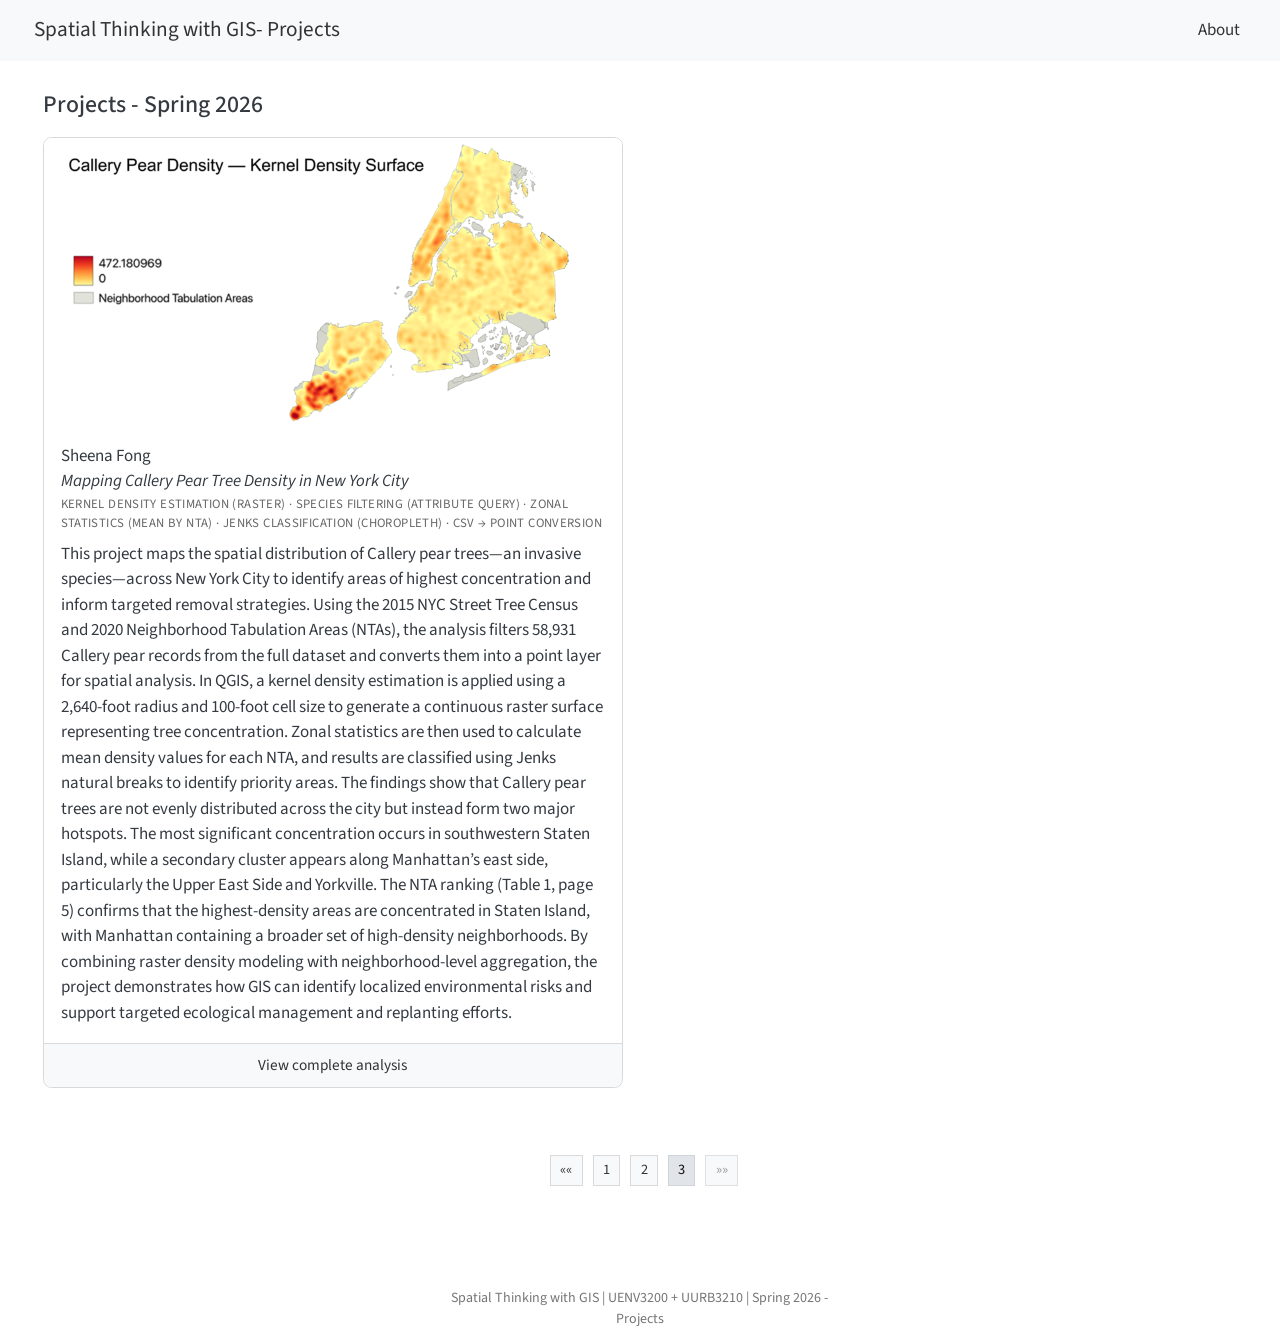
<file: page3.html>
<!DOCTYPE html>
<html xmlns="http://www.w3.org/1999/xhtml" lang="en" xml:lang="en"><head>

<meta charset="utf-8">
<meta name="generator" content="quarto-1.8.25">

<meta name="viewport" content="width=device-width, initial-scale=1.0, user-scalable=yes">


<title>Projects - Spring 2026 – Spatial Thinking with GIS - Projects</title>
<style>
code{white-space: pre-wrap;}
span.smallcaps{font-variant: small-caps;}
div.columns{display: flex; gap: min(4vw, 1.5em);}
div.column{flex: auto; overflow-x: auto;}
div.hanging-indent{margin-left: 1.5em; text-indent: -1.5em;}
ul.task-list{list-style: none;}
ul.task-list li input[type="checkbox"] {
  width: 0.8em;
  margin: 0 0.8em 0.2em -1em; /* quarto-specific, see https://github.com/quarto-dev/quarto-cli/issues/4556 */ 
  vertical-align: middle;
}
</style>


<script src="site_libs/quarto-nav/quarto-nav.js"></script>
<script src="site_libs/quarto-nav/headroom.min.js"></script>
<script src="site_libs/clipboard/clipboard.min.js"></script>
<script src="site_libs/quarto-html/quarto.js" type="module"></script>
<script src="site_libs/quarto-html/tabsets/tabsets.js" type="module"></script>
<script src="site_libs/quarto-html/axe/axe-check.js" type="module"></script>
<script src="site_libs/quarto-html/popper.min.js"></script>
<script src="site_libs/quarto-html/tippy.umd.min.js"></script>
<link href="site_libs/quarto-html/tippy.css" rel="stylesheet">
<link href="site_libs/quarto-html/quarto-syntax-highlighting-7b89279ff1a6dce999919e0e67d4d9ec.css" rel="stylesheet" id="quarto-text-highlighting-styles">
<script src="site_libs/bootstrap/bootstrap.min.js"></script>
<link href="site_libs/bootstrap/bootstrap-icons.css" rel="stylesheet">
<link href="site_libs/bootstrap/bootstrap-366e102aa5eaf2e93cb30a6a8b98bb71.min.css" rel="stylesheet" append-hash="true" id="quarto-bootstrap" data-mode="light">
<script id="quarto-search-options" type="application/json">{
  "language": {
    "search-no-results-text": "No results",
    "search-matching-documents-text": "matching documents",
    "search-copy-link-title": "Copy link to search",
    "search-hide-matches-text": "Hide additional matches",
    "search-more-match-text": "more match in this document",
    "search-more-matches-text": "more matches in this document",
    "search-clear-button-title": "Clear",
    "search-text-placeholder": "",
    "search-detached-cancel-button-title": "Cancel",
    "search-submit-button-title": "Submit",
    "search-label": "Search"
  }
}</script>
<style>html{ scroll-behavior: smooth; }</style>


<link rel="stylesheet" href="styles.css">
</head>

<body class="nav-fixed quarto-light">

<div id="quarto-search-results"></div>
  <header id="quarto-header" class="headroom fixed-top">
    <nav class="navbar navbar-expand-lg " data-bs-theme="dark">
      <div class="navbar-container container-fluid">
      <div class="navbar-brand-container mx-auto">
    <a href="./index.html" class="navbar-brand navbar-brand-logo">
    </a>
    <a class="navbar-brand" href="./index.html">
    <span class="navbar-title">Spatial Thinking with GIS- Projects</span>
    </a>
  </div>
          <button class="navbar-toggler" type="button" data-bs-toggle="collapse" data-bs-target="#navbarCollapse" aria-controls="navbarCollapse" role="menu" aria-expanded="false" aria-label="Toggle navigation" onclick="if (window.quartoToggleHeadroom) { window.quartoToggleHeadroom(); }">
  <span class="navbar-toggler-icon"></span>
</button>
          <div class="collapse navbar-collapse" id="navbarCollapse">
            <ul class="navbar-nav navbar-nav-scroll me-auto">
</ul>
            <ul class="navbar-nav navbar-nav-scroll ms-auto">
  <li class="nav-item">
    <a class="nav-link" href="https://courses.newschool.edu/courses/UENV3200/"> 
<span class="menu-text">About</span></a>
  </li>  
</ul>
          </div> <!-- /navcollapse -->
            <div class="quarto-navbar-tools">
</div>
      </div> <!-- /container-fluid -->
    </nav>
</header>
<!-- content -->
<div id="quarto-content" class="quarto-container page-columns page-rows-contents page-layout-full page-navbar">
<!-- sidebar -->
<!-- margin-sidebar -->
    
<!-- main -->
<main class="content column-page" id="quarto-document-content">

<header id="title-block-header" class="quarto-title-block default">
<div class="quarto-title">
<h1 class="title">Projects - Spring 2026</h1>
</div>



<div class="quarto-title-meta column-page">

    
  
    
  </div>
  


</header>


<div class="projects-grid">
  <div class="row">

<div class="col-6">
  <div class="card">
    <img src="img/sf.png" class="card-img-top" alt="Project thumbnail">

<div class="card-body">
  <div class="card-header-text">
    <div class="card-student">Sheena Fong</div>
    <div class="card-project-title">
      <em>Mapping Callery Pear Tree Density in New York City</em>
    </div>
  </div>

  <!-- Micro-tags -->
  <div class="card-tags">
  Kernel Density Estimation (Raster) · Species Filtering (Attribute Query) · Zonal Statistics (Mean by NTA) · Jenks Classification (Choropleth) ·  CSV → Point Conversion
  </div>

  <p class="card-text">
This project maps the spatial distribution of Callery pear trees—an invasive species—across New York City to identify areas of highest concentration and inform targeted removal strategies. Using the 2015 NYC Street Tree Census and 2020 Neighborhood Tabulation Areas (NTAs), the analysis filters 58,931 Callery pear records from the full dataset and converts them into a point layer for spatial analysis. In QGIS, a kernel density estimation is applied using a 2,640-foot radius and 100-foot cell size to generate a continuous raster surface representing tree concentration. Zonal statistics are then used to calculate mean density values for each NTA, and results are classified using Jenks natural breaks to identify priority areas. The findings show that Callery pear trees are not evenly distributed across the city but instead form two major hotspots. The most significant concentration occurs in southwestern Staten Island, while a secondary cluster appears along Manhattan’s east side, particularly the Upper East Side and Yorkville. The NTA ranking (Table 1, page 5) confirms that the highest-density areas are concentrated in Staten Island, with Manhattan containing a broader set of high-density neighborhoods. By combining raster density modeling with neighborhood-level aggregation, the project demonstrates how GIS can identify localized environmental risks and support targeted ecological management and replanting efforts.</p>
</div>

    <!-- Full-width bottom CTA -->
    <a class="card-cta" href="https://drive.google.com/file/d/1le6AIXIlfWnlUP__B9sG3uthiinv3EC1/view?usp=sharing" target="_blank" rel="noopener">
      View complete analysis
    </a>
  </div>
</div>

  </div>
</div>

<div class="pagination-wrap">
  <nav aria-label="Projects pages">
    <ul class="pagination pagination-sm">
      <li class="page-item">
        <a class="page-link" href="page2.html">««</a>
      </li>
      <li class="page-item">
        <a class="page-link" href="index.html">1</a>
      </li>
      <li class="page-item">
        <a class="page-link" href="page2.html">2</a>
      </li>
      <li class="page-item active">
        <span class="page-link">3</span>
      </li>
      <li class="page-item disabled">
        <span class="page-link">»»</span>
      </li>
    </ul>
  </nav>
</div>





</main> <!-- /main -->
<script id="quarto-html-after-body" type="application/javascript">
  window.document.addEventListener("DOMContentLoaded", function (event) {
    const isCodeAnnotation = (el) => {
      for (const clz of el.classList) {
        if (clz.startsWith('code-annotation-')) {                     
          return true;
        }
      }
      return false;
    }
    const onCopySuccess = function(e) {
      // button target
      const button = e.trigger;
      // don't keep focus
      button.blur();
      // flash "checked"
      button.classList.add('code-copy-button-checked');
      var currentTitle = button.getAttribute("title");
      button.setAttribute("title", "Copied!");
      let tooltip;
      if (window.bootstrap) {
        button.setAttribute("data-bs-toggle", "tooltip");
        button.setAttribute("data-bs-placement", "left");
        button.setAttribute("data-bs-title", "Copied!");
        tooltip = new bootstrap.Tooltip(button, 
          { trigger: "manual", 
            customClass: "code-copy-button-tooltip",
            offset: [0, -8]});
        tooltip.show();    
      }
      setTimeout(function() {
        if (tooltip) {
          tooltip.hide();
          button.removeAttribute("data-bs-title");
          button.removeAttribute("data-bs-toggle");
          button.removeAttribute("data-bs-placement");
        }
        button.setAttribute("title", currentTitle);
        button.classList.remove('code-copy-button-checked');
      }, 1000);
      // clear code selection
      e.clearSelection();
    }
    const getTextToCopy = function(trigger) {
      const outerScaffold = trigger.parentElement.cloneNode(true);
      const codeEl = outerScaffold.querySelector('code');
      for (const childEl of codeEl.children) {
        if (isCodeAnnotation(childEl)) {
          childEl.remove();
        }
      }
      return codeEl.innerText;
    }
    const clipboard = new window.ClipboardJS('.code-copy-button:not([data-in-quarto-modal])', {
      text: getTextToCopy
    });
    clipboard.on('success', onCopySuccess);
    if (window.document.getElementById('quarto-embedded-source-code-modal')) {
      const clipboardModal = new window.ClipboardJS('.code-copy-button[data-in-quarto-modal]', {
        text: getTextToCopy,
        container: window.document.getElementById('quarto-embedded-source-code-modal')
      });
      clipboardModal.on('success', onCopySuccess);
    }
      var localhostRegex = new RegExp(/^(?:http|https):\/\/localhost\:?[0-9]*\//);
      var mailtoRegex = new RegExp(/^mailto:/);
        var filterRegex = new RegExp('/' + window.location.host + '/');
      var isInternal = (href) => {
          return filterRegex.test(href) || localhostRegex.test(href) || mailtoRegex.test(href);
      }
      // Inspect non-navigation links and adorn them if external
     var links = window.document.querySelectorAll('a[href]:not(.nav-link):not(.navbar-brand):not(.toc-action):not(.sidebar-link):not(.sidebar-item-toggle):not(.pagination-link):not(.no-external):not([aria-hidden]):not(.dropdown-item):not(.quarto-navigation-tool):not(.about-link)');
      for (var i=0; i<links.length; i++) {
        const link = links[i];
        if (!isInternal(link.href)) {
          // undo the damage that might have been done by quarto-nav.js in the case of
          // links that we want to consider external
          if (link.dataset.originalHref !== undefined) {
            link.href = link.dataset.originalHref;
          }
        }
      }
    function tippyHover(el, contentFn, onTriggerFn, onUntriggerFn) {
      const config = {
        allowHTML: true,
        maxWidth: 500,
        delay: 100,
        arrow: false,
        appendTo: function(el) {
            return el.parentElement;
        },
        interactive: true,
        interactiveBorder: 10,
        theme: 'quarto',
        placement: 'bottom-start',
      };
      if (contentFn) {
        config.content = contentFn;
      }
      if (onTriggerFn) {
        config.onTrigger = onTriggerFn;
      }
      if (onUntriggerFn) {
        config.onUntrigger = onUntriggerFn;
      }
      window.tippy(el, config); 
    }
    const noterefs = window.document.querySelectorAll('a[role="doc-noteref"]');
    for (var i=0; i<noterefs.length; i++) {
      const ref = noterefs[i];
      tippyHover(ref, function() {
        // use id or data attribute instead here
        let href = ref.getAttribute('data-footnote-href') || ref.getAttribute('href');
        try { href = new URL(href).hash; } catch {}
        const id = href.replace(/^#\/?/, "");
        const note = window.document.getElementById(id);
        if (note) {
          return note.innerHTML;
        } else {
          return "";
        }
      });
    }
    const xrefs = window.document.querySelectorAll('a.quarto-xref');
    const processXRef = (id, note) => {
      // Strip column container classes
      const stripColumnClz = (el) => {
        el.classList.remove("page-full", "page-columns");
        if (el.children) {
          for (const child of el.children) {
            stripColumnClz(child);
          }
        }
      }
      stripColumnClz(note)
      if (id === null || id.startsWith('sec-')) {
        // Special case sections, only their first couple elements
        const container = document.createElement("div");
        if (note.children && note.children.length > 2) {
          container.appendChild(note.children[0].cloneNode(true));
          for (let i = 1; i < note.children.length; i++) {
            const child = note.children[i];
            if (child.tagName === "P" && child.innerText === "") {
              continue;
            } else {
              container.appendChild(child.cloneNode(true));
              break;
            }
          }
          if (window.Quarto?.typesetMath) {
            window.Quarto.typesetMath(container);
          }
          return container.innerHTML
        } else {
          if (window.Quarto?.typesetMath) {
            window.Quarto.typesetMath(note);
          }
          return note.innerHTML;
        }
      } else {
        // Remove any anchor links if they are present
        const anchorLink = note.querySelector('a.anchorjs-link');
        if (anchorLink) {
          anchorLink.remove();
        }
        if (window.Quarto?.typesetMath) {
          window.Quarto.typesetMath(note);
        }
        if (note.classList.contains("callout")) {
          return note.outerHTML;
        } else {
          return note.innerHTML;
        }
      }
    }
    for (var i=0; i<xrefs.length; i++) {
      const xref = xrefs[i];
      tippyHover(xref, undefined, function(instance) {
        instance.disable();
        let url = xref.getAttribute('href');
        let hash = undefined; 
        if (url.startsWith('#')) {
          hash = url;
        } else {
          try { hash = new URL(url).hash; } catch {}
        }
        if (hash) {
          const id = hash.replace(/^#\/?/, "");
          const note = window.document.getElementById(id);
          if (note !== null) {
            try {
              const html = processXRef(id, note.cloneNode(true));
              instance.setContent(html);
            } finally {
              instance.enable();
              instance.show();
            }
          } else {
            // See if we can fetch this
            fetch(url.split('#')[0])
            .then(res => res.text())
            .then(html => {
              const parser = new DOMParser();
              const htmlDoc = parser.parseFromString(html, "text/html");
              const note = htmlDoc.getElementById(id);
              if (note !== null) {
                const html = processXRef(id, note);
                instance.setContent(html);
              } 
            }).finally(() => {
              instance.enable();
              instance.show();
            });
          }
        } else {
          // See if we can fetch a full url (with no hash to target)
          // This is a special case and we should probably do some content thinning / targeting
          fetch(url)
          .then(res => res.text())
          .then(html => {
            const parser = new DOMParser();
            const htmlDoc = parser.parseFromString(html, "text/html");
            const note = htmlDoc.querySelector('main.content');
            if (note !== null) {
              // This should only happen for chapter cross references
              // (since there is no id in the URL)
              // remove the first header
              if (note.children.length > 0 && note.children[0].tagName === "HEADER") {
                note.children[0].remove();
              }
              const html = processXRef(null, note);
              instance.setContent(html);
            } 
          }).finally(() => {
            instance.enable();
            instance.show();
          });
        }
      }, function(instance) {
      });
    }
        let selectedAnnoteEl;
        const selectorForAnnotation = ( cell, annotation) => {
          let cellAttr = 'data-code-cell="' + cell + '"';
          let lineAttr = 'data-code-annotation="' +  annotation + '"';
          const selector = 'span[' + cellAttr + '][' + lineAttr + ']';
          return selector;
        }
        const selectCodeLines = (annoteEl) => {
          const doc = window.document;
          const targetCell = annoteEl.getAttribute("data-target-cell");
          const targetAnnotation = annoteEl.getAttribute("data-target-annotation");
          const annoteSpan = window.document.querySelector(selectorForAnnotation(targetCell, targetAnnotation));
          const lines = annoteSpan.getAttribute("data-code-lines").split(",");
          const lineIds = lines.map((line) => {
            return targetCell + "-" + line;
          })
          let top = null;
          let height = null;
          let parent = null;
          if (lineIds.length > 0) {
              //compute the position of the single el (top and bottom and make a div)
              const el = window.document.getElementById(lineIds[0]);
              top = el.offsetTop;
              height = el.offsetHeight;
              parent = el.parentElement.parentElement;
            if (lineIds.length > 1) {
              const lastEl = window.document.getElementById(lineIds[lineIds.length - 1]);
              const bottom = lastEl.offsetTop + lastEl.offsetHeight;
              height = bottom - top;
            }
            if (top !== null && height !== null && parent !== null) {
              // cook up a div (if necessary) and position it 
              let div = window.document.getElementById("code-annotation-line-highlight");
              if (div === null) {
                div = window.document.createElement("div");
                div.setAttribute("id", "code-annotation-line-highlight");
                div.style.position = 'absolute';
                parent.appendChild(div);
              }
              div.style.top = top - 2 + "px";
              div.style.height = height + 4 + "px";
              div.style.left = 0;
              let gutterDiv = window.document.getElementById("code-annotation-line-highlight-gutter");
              if (gutterDiv === null) {
                gutterDiv = window.document.createElement("div");
                gutterDiv.setAttribute("id", "code-annotation-line-highlight-gutter");
                gutterDiv.style.position = 'absolute';
                const codeCell = window.document.getElementById(targetCell);
                const gutter = codeCell.querySelector('.code-annotation-gutter');
                gutter.appendChild(gutterDiv);
              }
              gutterDiv.style.top = top - 2 + "px";
              gutterDiv.style.height = height + 4 + "px";
            }
            selectedAnnoteEl = annoteEl;
          }
        };
        const unselectCodeLines = () => {
          const elementsIds = ["code-annotation-line-highlight", "code-annotation-line-highlight-gutter"];
          elementsIds.forEach((elId) => {
            const div = window.document.getElementById(elId);
            if (div) {
              div.remove();
            }
          });
          selectedAnnoteEl = undefined;
        };
          // Handle positioning of the toggle
      window.addEventListener(
        "resize",
        throttle(() => {
          elRect = undefined;
          if (selectedAnnoteEl) {
            selectCodeLines(selectedAnnoteEl);
          }
        }, 10)
      );
      function throttle(fn, ms) {
      let throttle = false;
      let timer;
        return (...args) => {
          if(!throttle) { // first call gets through
              fn.apply(this, args);
              throttle = true;
          } else { // all the others get throttled
              if(timer) clearTimeout(timer); // cancel #2
              timer = setTimeout(() => {
                fn.apply(this, args);
                timer = throttle = false;
              }, ms);
          }
        };
      }
        // Attach click handler to the DT
        const annoteDls = window.document.querySelectorAll('dt[data-target-cell]');
        for (const annoteDlNode of annoteDls) {
          annoteDlNode.addEventListener('click', (event) => {
            const clickedEl = event.target;
            if (clickedEl !== selectedAnnoteEl) {
              unselectCodeLines();
              const activeEl = window.document.querySelector('dt[data-target-cell].code-annotation-active');
              if (activeEl) {
                activeEl.classList.remove('code-annotation-active');
              }
              selectCodeLines(clickedEl);
              clickedEl.classList.add('code-annotation-active');
            } else {
              // Unselect the line
              unselectCodeLines();
              clickedEl.classList.remove('code-annotation-active');
            }
          });
        }
    const findCites = (el) => {
      const parentEl = el.parentElement;
      if (parentEl) {
        const cites = parentEl.dataset.cites;
        if (cites) {
          return {
            el,
            cites: cites.split(' ')
          };
        } else {
          return findCites(el.parentElement)
        }
      } else {
        return undefined;
      }
    };
    var bibliorefs = window.document.querySelectorAll('a[role="doc-biblioref"]');
    for (var i=0; i<bibliorefs.length; i++) {
      const ref = bibliorefs[i];
      const citeInfo = findCites(ref);
      if (citeInfo) {
        tippyHover(citeInfo.el, function() {
          var popup = window.document.createElement('div');
          citeInfo.cites.forEach(function(cite) {
            var citeDiv = window.document.createElement('div');
            citeDiv.classList.add('hanging-indent');
            citeDiv.classList.add('csl-entry');
            var biblioDiv = window.document.getElementById('ref-' + cite);
            if (biblioDiv) {
              citeDiv.innerHTML = biblioDiv.innerHTML;
            }
            popup.appendChild(citeDiv);
          });
          return popup.innerHTML;
        });
      }
    }
  });
  </script>
</div> <!-- /content -->
<footer class="footer">
  <div class="nav-footer">
    <div class="nav-footer-left">
      &nbsp;
    </div>   
    <div class="nav-footer-center">
<p>Spatial Thinking with GIS | UENV3200 + UURB3210 | Spring 2026 - Projects</p>
</div>
    <div class="nav-footer-right">
      &nbsp;
    </div>
  </div>
</footer>




<script src="site_libs/quarto-html/zenscroll-min.js"></script>
</body></html>
</file>
<file: site_libs/quarto-html/tippy.css>
.tippy-box[data-animation=fade][data-state=hidden]{opacity:0}[data-tippy-root]{max-width:calc(100vw - 10px)}.tippy-box{position:relative;background-color:#333;color:#fff;border-radius:4px;font-size:14px;line-height:1.4;white-space:normal;outline:0;transition-property:transform,visibility,opacity}.tippy-box[data-placement^=top]>.tippy-arrow{bottom:0}.tippy-box[data-placement^=top]>.tippy-arrow:before{bottom:-7px;left:0;border-width:8px 8px 0;border-top-color:initial;transform-origin:center top}.tippy-box[data-placement^=bottom]>.tippy-arrow{top:0}.tippy-box[data-placement^=bottom]>.tippy-arrow:before{top:-7px;left:0;border-width:0 8px 8px;border-bottom-color:initial;transform-origin:center bottom}.tippy-box[data-placement^=left]>.tippy-arrow{right:0}.tippy-box[data-placement^=left]>.tippy-arrow:before{border-width:8px 0 8px 8px;border-left-color:initial;right:-7px;transform-origin:center left}.tippy-box[data-placement^=right]>.tippy-arrow{left:0}.tippy-box[data-placement^=right]>.tippy-arrow:before{left:-7px;border-width:8px 8px 8px 0;border-right-color:initial;transform-origin:center right}.tippy-box[data-inertia][data-state=visible]{transition-timing-function:cubic-bezier(.54,1.5,.38,1.11)}.tippy-arrow{width:16px;height:16px;color:#333}.tippy-arrow:before{content:"";position:absolute;border-color:transparent;border-style:solid}.tippy-content{position:relative;padding:5px 9px;z-index:1}
</file>
<file: site_libs/quarto-html/quarto-syntax-highlighting-7b89279ff1a6dce999919e0e67d4d9ec.css>
/* quarto syntax highlight colors */
:root {
  --quarto-hl-ot-color: #003B4F;
  --quarto-hl-at-color: #657422;
  --quarto-hl-ss-color: #20794D;
  --quarto-hl-an-color: #5E5E5E;
  --quarto-hl-fu-color: #4758AB;
  --quarto-hl-st-color: #20794D;
  --quarto-hl-cf-color: #003B4F;
  --quarto-hl-op-color: #5E5E5E;
  --quarto-hl-er-color: #AD0000;
  --quarto-hl-bn-color: #AD0000;
  --quarto-hl-al-color: #AD0000;
  --quarto-hl-va-color: #111111;
  --quarto-hl-bu-color: inherit;
  --quarto-hl-ex-color: inherit;
  --quarto-hl-pp-color: #AD0000;
  --quarto-hl-in-color: #5E5E5E;
  --quarto-hl-vs-color: #20794D;
  --quarto-hl-wa-color: #5E5E5E;
  --quarto-hl-do-color: #5E5E5E;
  --quarto-hl-im-color: #00769E;
  --quarto-hl-ch-color: #20794D;
  --quarto-hl-dt-color: #AD0000;
  --quarto-hl-fl-color: #AD0000;
  --quarto-hl-co-color: #5E5E5E;
  --quarto-hl-cv-color: #5E5E5E;
  --quarto-hl-cn-color: #8f5902;
  --quarto-hl-sc-color: #5E5E5E;
  --quarto-hl-dv-color: #AD0000;
  --quarto-hl-kw-color: #003B4F;
}

/* other quarto variables */
:root {
  --quarto-font-monospace: SFMono-Regular, Menlo, Monaco, Consolas, "Liberation Mono", "Courier New", monospace;
}

/* syntax highlight based on Pandoc's rules */
pre > code.sourceCode > span {
  color: #003B4F;
}

code.sourceCode > span {
  color: #003B4F;
}

div.sourceCode,
div.sourceCode pre.sourceCode {
  color: #003B4F;
}

/* Normal */
code span {
  color: #003B4F;
}

/* Alert */
code span.al {
  color: #AD0000;
  font-style: inherit;
}

/* Annotation */
code span.an {
  color: #5E5E5E;
  font-style: inherit;
}

/* Attribute */
code span.at {
  color: #657422;
  font-style: inherit;
}

/* BaseN */
code span.bn {
  color: #AD0000;
  font-style: inherit;
}

/* BuiltIn */
code span.bu {
  font-style: inherit;
}

/* ControlFlow */
code span.cf {
  color: #003B4F;
  font-weight: bold;
  font-style: inherit;
}

/* Char */
code span.ch {
  color: #20794D;
  font-style: inherit;
}

/* Constant */
code span.cn {
  color: #8f5902;
  font-style: inherit;
}

/* Comment */
code span.co {
  color: #5E5E5E;
  font-style: inherit;
}

/* CommentVar */
code span.cv {
  color: #5E5E5E;
  font-style: italic;
}

/* Documentation */
code span.do {
  color: #5E5E5E;
  font-style: italic;
}

/* DataType */
code span.dt {
  color: #AD0000;
  font-style: inherit;
}

/* DecVal */
code span.dv {
  color: #AD0000;
  font-style: inherit;
}

/* Error */
code span.er {
  color: #AD0000;
  font-style: inherit;
}

/* Extension */
code span.ex {
  font-style: inherit;
}

/* Float */
code span.fl {
  color: #AD0000;
  font-style: inherit;
}

/* Function */
code span.fu {
  color: #4758AB;
  font-style: inherit;
}

/* Import */
code span.im {
  color: #00769E;
  font-style: inherit;
}

/* Information */
code span.in {
  color: #5E5E5E;
  font-style: inherit;
}

/* Keyword */
code span.kw {
  color: #003B4F;
  font-weight: bold;
  font-style: inherit;
}

/* Operator */
code span.op {
  color: #5E5E5E;
  font-style: inherit;
}

/* Other */
code span.ot {
  color: #003B4F;
  font-style: inherit;
}

/* Preprocessor */
code span.pp {
  color: #AD0000;
  font-style: inherit;
}

/* SpecialChar */
code span.sc {
  color: #5E5E5E;
  font-style: inherit;
}

/* SpecialString */
code span.ss {
  color: #20794D;
  font-style: inherit;
}

/* String */
code span.st {
  color: #20794D;
  font-style: inherit;
}

/* Variable */
code span.va {
  color: #111111;
  font-style: inherit;
}

/* VerbatimString */
code span.vs {
  color: #20794D;
  font-style: inherit;
}

/* Warning */
code span.wa {
  color: #5E5E5E;
  font-style: italic;
}

.prevent-inlining {
  content: "</";
}

/*# sourceMappingURL=3944bc705cfaf4c80e56f77c5205168a.css.map */
</file>
<file: styles.css>
/* Micro-tag line under title */
.projects-grid .card-tags {
  font-size: 0.75rem;
  letter-spacing: 0.03em;
  text-transform: uppercase;
  color: #666;
  margin-bottom: 0.5rem;
}

/* Bottom CTA — match navbar bg-light exactly */
.projects-grid .card-cta {
  background-color: #f8f9fa; /* Bootstrap bg-light */
  color: #333 !important;

  display: block;
  width: 100%;
  text-align: center;
  text-decoration: none;

  padding: 0.6rem 0.75rem;
  font-size: 0.9rem;

  border-top: 1px solid #d9d9d9;
  border-bottom-left-radius: 0.5rem;
  border-bottom-right-radius: 0.5rem;

  margin-top: auto; /* pin CTA to bottom of flex card */
}

.projects-grid .card-cta:hover {
  background-color: #eceff1; /* subtle darker hover */
}

/* Card styling + prevent ballooning (flex column layout) */
.projects-grid .card {
  overflow: hidden; /* keeps rounded corners continuous */
  border: 1px solid #d9d9d9;
  border-radius: 0.5rem;

  display: flex;
  flex-direction: column;
  height: 100%;
}

/* Ensure image is consistent + doesn't add inline spacing */
.projects-grid .card-img-top {
  width: 100%;
  aspect-ratio: 2 / 1;  /* matches 900×450 */
  height: auto;
  object-fit: cover;
  display: block;
}

/* Allow body to expand; CTA stays pinned */
.projects-grid .card-body {
  flex: 1 1 auto;
}

/* Global link color: dark gray */
a, a:visited, a:hover, a:active { color: #333; }

/* Navbar link color */
.navbar a { color: #333 !important; }

/* Two-column layout on desktop/tablet (your existing approach) */
.projects-grid .row {
  display: flex;
  flex-wrap: wrap;
  margin-left: -1rem;
  margin-right: -1rem;
}

.projects-grid .col-6 {
  width: 50%;
  padding-left: 1rem;
  padding-right: 1rem;
  margin-bottom: 1.5rem;
}

/* MOBILE ONLY: collapse to 1 column cleanly (no squish, no negative-margin gutter hack) */
@media (max-width: 767.98px) {
  .projects-grid .col-6 {
    width: 100% !important;
    padding-left: 0 !important;
    padding-right: 0 !important;
  }
  .projects-grid .row {
    margin-left: 0 !important;
    margin-right: 0 !important;
  }
}

/* Buttons (legacy—safe to keep if any remain elsewhere) */
.btn-primary {
  background-color: #333 !important;
  border-color: #333 !important;
  color: #fff !important;
}
.btn-primary:hover {
  background-color: #1f1f1f !important;
  border-color: #1f1f1f !important;
}
.btn-outline-dark {
  border-color: #666 !important;
  color: #333 !important;
}
.btn-outline-dark:hover { background-color: #eee !important; }

/* PAGINATION — centered, smaller */
.pagination-wrap {
  width: 100%;
  margin: 2rem 0 1rem 0;
  text-align: center; /* fallback */
}

.pagination-wrap nav {
  width: 100%;
  display: flex;
  justify-content: center;
}

.pagination {
  width: fit-content;
  margin: 0 auto !important;
  font-size: 0.85rem;
}

/* Pagination — match ribbon gray */
.pagination .page-link {
  background-color: #f8f9fa; /* same as navbar + CTA */
  color: #333;
  border: 1px solid #d9d9d9;

  padding: 0.2rem 0.55rem;
  font-size: 0.85rem;
}

.pagination .page-link:hover {
  background-color: #eceff1;
  color: #111;
}

/* Active page */
.pagination .page-item.active .page-link {
  background-color: #e1e5ea;
  border-color: #cfd4da;
  color: #111;
}

/* Disabled */
.pagination .page-item.disabled .page-link {
  background-color: #f8f9fa;
  color: #999;
  border-color: #e0e0e0;
}

/* Title alignment + catalog scale */
.quarto-title-block,
.quarto-title-block .quarto-title,
.quarto-title-block .quarto-title-banner {
  margin-left: 0 !important;
  padding-left: 0 !important;
}

.quarto-title-block h1.title,
.quarto-title-block .title {
  margin-left: 0 !important;
  padding-left: 0 !important;
  font-size: 1.4rem;
  font-weight: 500;
}

/* Align title with first card column content */
.quarto-title-block {
  padding-left: 1rem !important;
  padding-right: 1rem !important;
}
</file>
